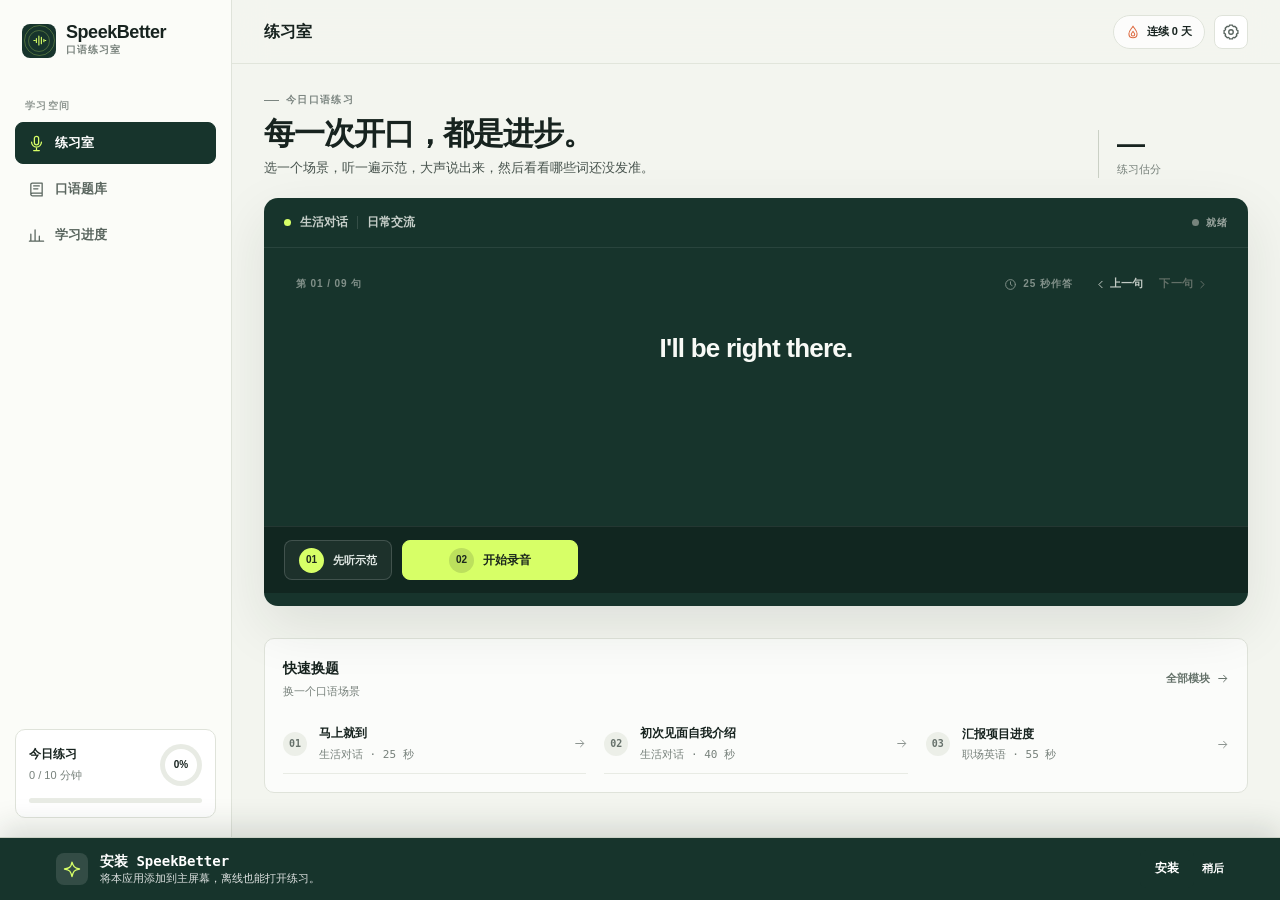
<file: index.html>
<!DOCTYPE html>
<html lang="zh-CN">
<head>
  <meta charset="UTF-8">
  <meta name="viewport" content="width=device-width, initial-scale=1.0, maximum-scale=1.0, user-scalable=no">
  <meta name="theme-color" content="#17342c">
  <meta name="description" content="SpeekBetter 口语练习室 — 生活对话、雅思、托福、四六级发音练习。听示范、录音、看逐词反馈，纯前端运行，结果仅保存在本地。">
  <meta name="apple-mobile-web-app-capable" content="yes">
  <meta name="apple-mobile-web-app-status-bar-style" content="default">
  <meta name="apple-mobile-web-app-title" content="SpeekBetter">
  <meta property="og:title" content="SpeekBetter — 口语练习室">
  <meta property="og:description" content="生活对话、雅思、托福、四六级发音练习。听示范、录音、看逐词反馈，纯前端运行。">
  <meta property="og:type" content="website">
  <meta property="og:url" content="https://speekbetter.local/">
  <meta property="og:site_name" content="SpeekBetter">
  <meta name="twitter:card" content="summary">
  <meta name="twitter:title" content="SpeekBetter — 口语练习室">
  <meta name="twitter:description" content="生活对话、雅思、托福、四六级发音练习。听示范、录音、看逐词反馈，纯前端运行。">
  <link rel="icon" type="image/svg+xml" href="data:image/svg+xml,%3Csvg xmlns='http://www.w3.org/2000/svg' viewBox='0 0 32 32'%3E%3Crect width='32' height='32' rx='8' fill='%2317342c'/%3E%3Cpath d='M10 8h2M14 5v6M18 10v4M22 14h-2M16 22c4 0 7-2.8 7-7 0-5.2-4.5-8.6-7-13-2.5 4.4-7 7.8-7 13 0 4.2 3 7 7 7Z' stroke='%23d7ff67' fill='none' stroke-width='1.5' stroke-linecap='round'/%3E%3C/svg%3E">
  <link rel="apple-touch-icon" href="data:image/svg+xml,%3Csvg xmlns='http://www.w3.org/2000/svg' viewBox='0 0 32 32'%3E%3Crect width='32' height='32' rx='8' fill='%2317342c'/%3E%3Cpath d='M10 8h2M14 5v6M18 10v4M22 14h-2M16 22c4 0 7-2.8 7-7 0-5.2-4.5-8.6-7-13-2.5 4.4-7 7.8-7 13 0 4.2 3 7 7 7Z' stroke='%23d7ff67' fill='none' stroke-width='1.5' stroke-linecap='round'/%3E%3C/svg%3E">
  <link rel="manifest" href="manifest.json">
  <link rel="stylesheet" href="styles.css">
  <link rel="stylesheet" href="print.css" media="print">
  <title>SpeekBetter — 口语练习室</title>
  <script type="application/ld+json">
  {
    "@context": "https://schema.org",
    "@type": "EducationalOrganization",
    "name": "SpeekBetter",
    "url": "https://speekbetter.local/",
    "description": "英语口语发音练习室，支持生活对话、雅思、托福、四六级场景。",
    "address": { "@type": "PostalAddress", "addressLocality": "本地运行" }
  }
  </script>
</head>
<body class="app-loading">
  <a class="skip-link" href="#main-content">跳到主要内容</a>
  <noscript>
    <div class="noscript-banner">
      <p>SpeekBetter 需要启用 JavaScript 才能运行。请在浏览器设置中允许 JavaScript 后刷新页面。</p>
    </div>
  </noscript>
  <svg class="svg-sprite" aria-hidden="true">
    <symbol id="i-wave" viewBox="0 0 24 24"><path d="M3 12h2M7 9v6M11 5v14M15 7v10M19 10v4M22 12h-1"/></symbol>
    <symbol id="i-mic" viewBox="0 0 24 24"><rect x="9" y="2" width="6" height="12" rx="3"/><path d="M5 10a7 7 0 0 0 14 0M12 19v3M8 22h8"/></symbol>
    <symbol id="i-library" viewBox="0 0 24 24"><path d="M4 19.5V5a2 2 0 0 1 2-2h14v18H6.5A2.5 2.5 0 0 1 4 18.5Zm0 0A2.5 2.5 0 0 1 6.5 17H20M8 7h8M8 11h6"/></symbol>
    <symbol id="i-chart" viewBox="0 0 24 24"><path d="M4 20V10M10 20V4M16 20v-7M22 20H2"/></symbol>
    <symbol id="i-headphones" viewBox="0 0 24 24"><path d="M4 14a8 8 0 0 1 16 0M4 14h3v6H5a1 1 0 0 1-1-1v-5Zm16 0h-3v6h2a1 1 0 0 0 1-1v-5Z"/></symbol>
    <symbol id="i-play" viewBox="0 0 24 24"><path d="m8 5 11 7-11 7Z"/></symbol>
    <symbol id="i-pause" viewBox="0 0 24 24"><path d="M8 5v14M16 5v14"/></symbol>
    <symbol id="i-stop" viewBox="0 0 24 24"><rect x="6" y="6" width="12" height="12" rx="1"/></symbol>
    <symbol id="i-arrow" viewBox="0 0 24 24"><path d="M5 12h14M14 6l6 6-6 6"/></symbol>
    <symbol id="i-chevron" viewBox="0 0 24 24"><path d="m9 18 6-6-6-6"/></symbol>
    <symbol id="i-search" viewBox="0 0 24 24"><circle cx="11" cy="11" r="7"/><path d="m20 20-4-4"/></symbol>
    <symbol id="i-clock" viewBox="0 0 24 24"><circle cx="12" cy="12" r="9"/><path d="M12 7v5l3 2"/></symbol>
    <symbol id="i-flame" viewBox="0 0 24 24"><path d="M12 22c4 0 7-2.8 7-7 0-5.2-4.5-8.6-7-13-2.5 4.4-7 7.8-7 13 0 4.2 3 7 7 7Z"/><path d="M9 16c0 2 1.3 3 3 3s3-1 3-3c0-1.6-1.5-3.2-3-5-1.5 1.8-3 3.4-3 5Z"/></symbol>
    <symbol id="i-spark" viewBox="0 0 24 24"><path d="m12 3-1.3 4.2A6.7 6.7 0 0 1 6.2 11L2 12l4.2 1.3a6.7 6.7 0 0 1 4.5 4.5L12 22l1.3-4.2a6.7 6.7 0 0 1 4.5-4.5L22 12l-4.2-1.3a6.7 6.7 0 0 1-4.5-4.5Z"/></symbol>
    <symbol id="i-check" viewBox="0 0 24 24"><path d="m5 12 4 4L19 6"/></symbol>
    <symbol id="i-x" viewBox="0 0 24 24"><path d="m6 6 12 12M18 6 6 18"/></symbol>
    <symbol id="i-refresh" viewBox="0 0 24 24"><path d="M20 7h-5V2M20 7a9 9 0 1 0 1 9"/></symbol>
    <symbol id="i-volume" viewBox="0 0 24 24"><path d="M11 5 6 9H2v6h4l5 4Zm4 4a4 4 0 0 1 0 6M18 6a8 8 0 0 1 0 12"/></symbol>
    <symbol id="i-settings" viewBox="0 0 24 24"><circle cx="12" cy="12" r="3"/><path d="M19.4 15a1.7 1.7 0 0 0 .3 1.9l.1.1-2.8 2.8-.1-.1a1.7 1.7 0 0 0-1.9-.3 1.7 1.7 0 0 0-1 1.6v.2h-4V21a1.7 1.7 0 0 0-1-1.6 1.7 1.7 0 0 0-1.9.3l-.1.1L4.2 17l.1-.1a1.7 1.7 0 0 0 .3-1.9A1.7 1.7 0 0 0 3 14H2.8v-4H3a1.7 1.7 0 0 0 1.6-1 1.7 1.7 0 0 0-.3-1.9L4.2 7 7 4.2l.1.1a1.7 1.7 0 0 0 1.9.3 1.7 1.7 0 0 0 1-1.6v-.2h4V3a1.7 1.7 0 0 0 1 1.6 1.7 1.7 0 0 0 1.9-.3l.1-.1L19.8 7l-.1.1a1.7 1.7 0 0 0-.3 1.9 1.7 1.7 0 0 0 1.6 1h.2v4H21a1.7 1.7 0 0 0-1.6 1Z"/></symbol>
    <symbol id="i-user" viewBox="0 0 24 24"><circle cx="12" cy="8" r="4"/><path d="M4 21a8 8 0 0 1 16 0"/></symbol>
    <symbol id="i-calendar" viewBox="0 0 24 24"><rect x="3" y="4" width="18" height="17" rx="2"/><path d="M16 2v4M8 2v4M3 10h18"/></symbol>
    <symbol id="i-target" viewBox="0 0 24 24"><circle cx="12" cy="12" r="9"/><circle cx="12" cy="12" r="5"/><circle cx="12" cy="12" r="1"/></symbol>
    <symbol id="i-message" viewBox="0 0 24 24"><path d="M21 15a4 4 0 0 1-4 4H8l-5 3V7a4 4 0 0 1 4-4h10a4 4 0 0 1 4 4Z"/><path d="M8 9h8M8 13h5"/></symbol>
    <symbol id="i-bulb" viewBox="0 0 24 24"><path d="M9 18h6M10 22h4M8.5 14.5A6 6 0 1 1 15.5 14.5c-.8.6-1.5 1.5-1.5 2.5h-4c0-1-.7-1.9-1.5-2.5Z"/></symbol>
    <symbol id="i-shield" viewBox="0 0 24 24"><path d="M12 22s8-4 8-10V5l-8-3-8 3v7c0 6 8 10 8 10Z"/><path d="m9 12 2 2 4-4"/></symbol>
    <symbol id="i-alert" viewBox="0 0 24 24"><path d="M12 3 2 20h20L12 3Z"/><path d="M12 10v4M12 17h.01"/></symbol>
    <symbol id="i-cloud" viewBox="0 0 24 24"><path d="M19.35 10.04C18.67 6.59 15.64 4 12 4 9.11 4 6.6 5.64 5.35 8.04 2.34 8.36 0 10.91 0 14c0 3.31 3.69 6 7 6s7-2.69 7-6c0-2.14-1.36-3.96-3.33-4.82C18.36 10.21 19.79 8.8 19.35 10.04"/></symbol>
  </svg>

  <div class="app-shell">
    <aside class="sidebar" aria-label="Primary navigation">
      <button class="brand" data-view="studio" aria-label="SpeekBetter studio">
        <span class="brand-mark"><svg class="icon"><use href="#i-wave"></use></svg></span>
        <span class="brand-copy"><strong>SpeekBetter</strong><small>口语练习室</small></span>
      </button>

      <div class="nav-label">学习空间</div>
      <nav class="nav-list">
        <button class="nav-button is-active" data-view="studio"><svg class="icon"><use href="#i-mic"></use></svg><span>练习室</span></button>
        <button class="nav-button" data-view="library"><svg class="icon"><use href="#i-library"></use></svg><span>口语题库</span></button>
        <button class="nav-button" data-view="progress"><svg class="icon"><use href="#i-chart"></use></svg><span>学习进度</span></button>
      </nav>

      <div class="sidebar-spacer"></div>

      <section class="daily-goal" aria-label="今日练习目标">
        <div class="goal-top">
          <div><strong>今日练习</strong><span id="goalText">0 / 10 分钟</span></div>
          <div class="goal-ring" id="goalRing" style="--value:0"><span id="goalPercent">0%</span></div>
        </div>
        <div class="goal-track"><span id="goalBar"></span></div>
      </section>

      <button class="profile" id="profileButton">
        <span class="avatar">AL</span>
        <span><strong>Alex Lee</strong><small id="profileMeta">新的练习计划</small></span>
        <svg class="icon"><use href="#i-chevron"></use></svg>
      </button>
    </aside>

    <main class="main" id="main-content">
      <header class="topbar">
        <div class="mobile-brand">
          <span class="brand-mark"><svg class="icon"><use href="#i-wave"></use></svg></span>
          <strong>SpeekBetter</strong>
        </div>
        <div class="topbar-title">
          <strong id="pageTitle">练习室</strong>
        </div>
        <div class="topbar-actions">
          <div class="streak"><svg class="icon"><use href="#i-flame"></use></svg><span id="streakLabel">连续 0 天</span></div>
          <button class="icon-button" id="settingsButton" aria-label="打开麦克风与隐私设置" title="设置">
            <svg class="icon"><use href="#i-settings"></use></svg>
          </button>
        </div>
      </header>

      <div class="content">
        <section class="view is-active" id="view-studio" aria-labelledby="studioTitle">
          <div class="page-heading">
            <div>
              <div class="eyebrow">今日口语练习</div>
              <h1 id="studioTitle">每一次开口，都是进步。</h1>
              <p>选一个场景，听一遍示范，大声说出来，然后看看哪些词还没发准。</p>
            </div>
            <div class="heading-stat"><strong id="averageScore">—</strong><span>练习估分</span></div>
          </div>

          <div class="studio-layout">
            <section class="studio" id="studio" aria-label="当前口语练习">
              <div class="studio-head">
                <div class="studio-track"><span class="track-dot" id="trackDot"></span><span id="trackLabel">生活对话</span><span class="studio-separator"></span><span id="partLabel">日常交流</span></div>
                <div class="studio-state"><span class="state-dot"></span><span id="stateLabel">就绪</span></div>
              </div>

              <div class="studio-body">
                <div class="prompt-meta">
                  <span id="promptIndex">第 01 题</span>
                  <div class="prompt-meta-side">
                    <span class="prompt-duration"><svg class="icon"><use href="#i-clock"></use></svg><span id="durationLabel">60 秒作答</span></span>
                    <span class="compare-mode" id="compareModeBadge" hidden>
                      <svg class="icon"><use href="#i-target"></use></svg><span id="compareModeText">对比模式</span>
                    </span>
                    <div class="prompt-nav">
                      <button class="prompt-nav-btn is-prev" id="prevPrompt" type="button" title="上一句" aria-label="上一句"><svg class="icon"><use href="#i-chevron"></use></svg><span>上一句</span></button>
                      <button class="prompt-nav-btn" id="nextPrompt" type="button" title="下一句" aria-label="下一句"><span>下一句</span><svg class="icon"><use href="#i-chevron"></use></svg></button>
                    </div>
                  </div>
                </div>
                <div class="prompt-wrap">
                  <h2 id="promptText">Hi, could I get a large oat latte with an extra shot, please?</h2>
                </div>
                <div class="inline-result" id="inlineResult" hidden>
                  <div class="inline-result-head">
                    <span class="inline-result-title">这一句你的发音</span>
                    <span class="inline-result-meta" id="inlineResultMeta"></span>
                  </div>
                  <p class="inline-result-score" id="inlineResultScore" hidden>
                    <strong id="inlineResultScoreValue">—</strong><span>评价总分</span>
                  </p>
                  <p class="inline-verdict" id="inlineVerdict" hidden>
                    <span class="inline-verdict-dot"></span><span id="inlineVerdictText"></span>
                  </p>
                  <p class="inline-result-heard" id="inlineResultHeard"></p>
                  <div class="inline-words" id="inlineWords"></div>
                  <div class="inline-legend" id="inlineLegend" hidden>
                    <span><i class="dot is-good"></i>接近示范</span>
                    <span><i class="dot is-weak"></i>略弱</span>
                    <span><i class="dot is-error"></i>需要改进</span>
                    <span class="inline-legend-tip">点单词可只听这个词</span>
                  </div>
                </div>
                <div class="live-transcript" id="liveTranscript" aria-live="polite"></div>
              </div>

              <ol class="step-strip" id="stepStrip" aria-label="本轮步骤">
                <li class="step-item is-current" data-step="listen">
                  <button class="step-action" id="stepListen" type="button" title="播放这一句">
                    <span class="step-index">01</span><span class="step-label">先听示范</span>
                  </button>
                </li>
                <li class="step-item" data-step="record">
                  <button class="step-action step-action--record" id="recordButton" type="button">
                    <span class="step-index">02</span><svg class="icon record-stop-icon" id="recordStopIcon" hidden><use href="#i-stop"></use></svg><span id="recordLabel">开始录音</span>
                  </button>
                </li>
              </ol>

              <div class="studio-controls" id="studioControls" hidden>
                <div class="control-secondary">
                  <button class="icon-control" id="prepButton" title="开始准备倒计时"><svg class="icon"><use href="#i-clock"></use></svg><span id="prepLabel">准备</span></button>
                </div>
              </div>

              <div class="playback-bar" id="playbackBar">
                <button class="playback-toggle" id="playbackToggle" aria-label="播放你的录音"><svg class="icon"><use href="#i-play"></use></svg></button>
                <span class="playback-label">你的录音</span>
                <audio id="playbackAudio" preload="metadata"></audio>
                <div class="playback-progress"><span id="playbackProgress"></span></div>
                <span class="playback-time" id="playbackTime">0:00</span>
              </div>

              <!-- 示范音频不可用时的提示 -->
              <div class="demo-missing-banner" id="demoMissingBanner" hidden role="alert">
                <svg class="icon"><use href="#i-alert"></use></svg>
                <div>
                  <strong>本句没有示范音频</strong>
                  <p>示范音频文件 <code>assets/audio/<span id="missingAudioId"></span>.wav</span> 不存在，已切换为 <strong>自评模式</strong>（仅分析你的录音，不与示范对比）。</p>
                </div>
                <button class="text-button" id="demoMissingDismiss">知道了</button>
              </div>

              <!-- file:// 协议提示 -->
              <div class="file-protocol-banner" id="fileProtocolBanner" hidden role="alert">
                <svg class="icon"><use href="#i-alert"></use></svg>
                <div>
                  <strong>检测到直接打开本地文件</strong>
                  <p>浏览器会拦截本地音频读取，发音对比功能不可用。请运行 <code>start-server.bat</code> 通过 <code>http://127.0.0.1:</code> 地址访问，即可启用与示范发音的逐词对比。</p>
                </div>
                <button class="text-button" id="fileProtocolDismiss">知道了</button>
              </div>
            </section>
          </div>

          <div class="studio-lower">
            <section class="lower-panel quick-library">
              <div class="section-head"><div><h2>快速换题</h2><p>换一个口语场景</p></div><button class="text-button" data-view="library">全部模块 <svg class="icon"><use href="#i-arrow"></use></svg></button></div>
              <div class="quick-list" id="quickList"></div>
            </section>
          </div>
        </section>

        <section class="view" id="view-library" aria-labelledby="libraryTitle">
          <div class="page-heading library-heading">
            <div>
              <div class="eyebrow">口语练习题库</div>
              <h1 id="libraryTitle">为下一场对话做好准备。</h1>
              <p>生活对话，以及贴近考试形式的雅思与托福口语练习。</p>
            </div>
            <div class="heading-stat"><strong id="libraryCount">6</strong><span>个模块</span></div>
          </div>

          <div class="library-toolbar">
            <div class="filter-row" id="filterRow">
              <button class="filter is-active" data-filter="all">全部</button>
              <button class="filter" data-filter="life">生活对话</button>
              <button class="filter" data-filter="work">职场英语</button>
              <button class="filter" data-filter="travel">旅行英语</button>
              <button class="filter" data-filter="cet">四六级</button>
              <button class="filter" data-filter="ielts">雅思</button>
              <button class="filter" data-filter="toefl">托福</button>
            </div>
            <label class="search-box"><svg class="icon"><use href="#i-search"></use></svg><input id="searchInput" type="search" placeholder="搜索场景或题目" aria-label="搜索题目"></label>
          </div>

          <div class="level-row" id="levelRow" aria-label="按难度筛选">
            <span class="level-caption">难度</span>
            <button class="chip is-active" data-level="all" type="button">全部</button>
            <button class="chip" data-level="1" type="button">入门</button>
            <button class="chip" data-level="2" type="button">进阶</button>
            <button class="chip" data-level="3" type="button">挑战</button>
          </div>

          <div class="library-meta" id="libraryMeta">共 6 个模块</div>
          <div class="module-grid" id="moduleGrid"></div>
        </section>

        <section class="view" id="view-module" aria-labelledby="moduleTitle">
          <div class="page-heading">
            <div>
              <div class="eyebrow">口语模块</div>
              <h1 id="moduleTitle">模块</h1>
              <p id="moduleContext"></p>
            </div>
            <button class="text-button is-back" data-view="library"><svg class="icon"><use href="#i-arrow"></use></svg> 返回题库</button>
          </div>

          <div class="module-toolbar">
            <div class="module-toolbar-info">
              <strong id="moduleCount">0 句</strong>
              <span id="moduleHint"></span>
            </div>
            <div class="module-toolbar-actions">
              <button class="primary-small" id="modulePractice">从第一句开始练</button>
              <button class="ghost-button" id="modulePlayAll">顺序播放</button>
            </div>
          </div>

          <ol class="module-list" id="moduleList"></ol>
        </section>

        <section class="view" id="view-progress" aria-labelledby="progressTitle">
          <div class="page-heading">
            <div>
              <div class="eyebrow">我的口语旅程</div>
              <h1 id="progressTitle">听得见的进步。</h1>
              <p>练习次数、开口时长、语速，以及基于转写的练习估分。</p>
            </div>
            <button class="primary-small" data-view="studio">再练一轮 <svg class="icon"><use href="#i-arrow"></use></svg></button>
          </div>

          <div class="learner-bar">
            <label class="learner-field">
              <span>我是</span>
              <input id="learnerName" type="text" maxlength="20" placeholder="学习者名字" autocomplete="off" />
            </label>
            <label class="learner-field">
              <span>查看</span>
              <select id="learnerSelect"></select>
            </label>
            <div class="learner-actions">
              <button class="ghost-button" id="exportRecords" type="button">导出记录</button>
              <button class="ghost-button" id="importRecords" type="button">导入记录</button>
              <input id="importFile" type="file" accept="application/json,.json" hidden />
            </div>
          </div>

          <div class="stats-grid">
            <article class="stat-card"><span>完成练习</span><strong id="totalRounds">0</strong><small>涵盖三个练习模块</small><svg class="icon"><use href="#i-mic"></use></svg></article>
            <article class="stat-card"><span>开口时长</span><strong id="totalMinutes">0m</strong><small>累计大声练习时间</small><svg class="icon"><use href="#i-clock"></use></svg></article>
            <article class="stat-card"><span>平均估分</span><strong id="overallAverage">—</strong><small>依据转写与语速</small><svg class="icon"><use href="#i-target"></use></svg></article>
            <article class="stat-card"><span>连续练习</span><strong id="progressStreak">0d</strong><small>连续练习天数</small><svg class="icon"><use href="#i-flame"></use></svg></article>
          </div>

          <div class="progress-layout">
            <section class="progress-panel">
              <div class="section-head"><div><h2>本周练习</h2><p>最近七天的练习分钟数</p></div><span class="plain-label" id="weekTotal">0 min</span></div>
              <div class="weekly-chart" id="weeklyChart"></div>
            </section>
            <section class="progress-panel">
              <div class="section-head"><div><h2>练习分布</h2><p>各模块练习占比</p></div></div>
              <div class="track-balance" id="trackBalance"></div>
            </section>
          </div>

          <section class="progress-panel history-panel">
            <div class="section-head"><div><h2>练习记录</h2><p>点击右侧按钮可重新练习该题</p></div><button class="text-button dangerless" id="clearHistory">清空记录</button></div>
            <div class="history-list" id="historyList"></div>
          </section>

          <section class="progress-panel class-panel">
            <div class="section-head"><div><h2>班级汇总</h2><p>每个学习者的练习轮次、时长和平均分</p></div></div>
            <div class="class-list" id="classSummary"></div>
          </section>
        </section>
      </div>
    </main>
  </div>

  <nav class="mobile-nav" aria-label="Mobile navigation">
    <button class="is-active" data-view="studio"><svg class="icon"><use href="#i-mic"></use></svg><span>练习</span></button>
    <button data-view="library"><svg class="icon"><use href="#i-library"></use></svg><span>题库</span></button>
    <button data-view="progress"><svg class="icon"><use href="#i-chart"></use></svg><span>进度</span></button>
  </nav>

  <div class="modal-backdrop" id="settingsModal" role="dialog" aria-modal="true" aria-labelledby="settingsTitle">
    <div class="modal settings-modal">
      <div class="modal-head"><div><div class="eyebrow">浏览器设置</div><h2 id="settingsTitle">麦克风与隐私</h2><p>了解这个练习室的工作方式</p></div><button class="icon-button" id="closeSettings" aria-label="关闭设置"><svg class="icon"><use href="#i-x"></use></svg></button></div>
      <div class="settings-body">
        <div class="setting-block"><div class="setting-icon"><svg class="icon"><use href="#i-mic"></use></svg></div><div><strong>麦克风权限</strong><p>录音需要麦克风权限。如果被拒绝，请在浏览器的站点权限里允许后重新加载页面。</p></div></div>
        <div class="setting-block"><div class="setting-icon"><svg class="icon"><use href="#i-shield"></use></svg></div><div><strong>仅本地保存</strong><p>练习结果保存在 localStorage。录音只临时存在于内存中，不会写入历史记录，也不会上传。</p></div></div>
        <div class="setting-block"><div class="setting-icon"><svg class="icon"><use href="#i-target"></use></svg></div><div><strong>关于两个分数</strong><p>「练习估分」依据转写覆盖率、语速和填充词计算；「语音相似度」来自你的录音与示范音频的声学对齐。两者都不是专业音素级发音评测。</p></div></div>
        <div class="setting-block"><div class="setting-icon"><svg class="icon"><use href="#i-alert"></use></svg></div><div><strong>需要本地服务器</strong><p>逐词发音对比需要读取示范音频的采样数据。请在项目目录运行 <code>start-server.bat</code>，它会自己找一个空闲端口并打开浏览器（端口会被占用时会自动往后找，比如 8000 常常被 C-Lodop 打印服务占着）；直接双击 index.html 时浏览器会拦截本地音频读取，页面会自动降级为自评模式。</p></div></div>
      </div>
      <div class="modal-actions"><button class="primary-small" id="settingsDone">知道了</button></div>
    </div>
  </div>

  <div class="toast" id="toast" role="status" aria-live="polite"><svg class="icon"><use href="#i-spark"></use></svg><span id="toastText"></span></div>

  <!-- PWA 安装提示横幅 -->
  <div class="pwa-install-banner" id="pwaInstallBanner" role="dialog" aria-label="安装 SpeekBetter 应用">
    <div class="pwa-install-banner-body">
      <div class="pwa-install-banner-icon"><svg class="icon"><use href="#i-spark"></use></svg></div>
      <div class="pwa-install-banner-text">
        <strong>安装 SpeekBetter</strong>
        <p>将本应用添加到主屏幕，离线也能打开练习。</p>
      </div>
      <div class="pwa-install-banner-actions">
        <button class="primary-small" id="pwaInstallButton">安装</button>
        <button class="text-button" id="pwaInstallDismiss">稍后</button>
      </div>
    </div>
  </div>

  <!-- 离线状态指示器 -->
  <div class="offline-indicator" id="offlineIndicator" role="status" aria-live="polite" hidden>
    <svg class="icon"><use href="#i-cloud"></use></svg><span>当前处于离线状态，部分功能可能受限</span>
  </div>

  <script src="pronunciation.js"></script>
  <script src="data/modules.js"></script>
  <script src="app.js"></script>
  <script>
    // 页面就绪后移除加载类，让内容平滑显示
    document.addEventListener("DOMContentLoaded", () => {
      document.body.classList.remove("app-loading");

      // PWA 安装提示
      let deferredPrompt = null;
      const installBanner = document.getElementById("pwaInstallBanner");
      const installButton = document.getElementById("pwaInstallButton");
      const installDismiss = document.getElementById("pwaInstallDismiss");

      window.addEventListener("beforeinstallprompt", (e) => {
        e.preventDefault();
        deferredPrompt = e;
        if (installBanner) installBanner.hidden = false;
      });

      if (installButton) {
        installButton.addEventListener("click", () => {
          if (deferredPrompt) {
            deferredPrompt.prompt();
            deferredPrompt.userChoice.then((choice) => {
              if (choice.outcome === "accepted") {
                // 用户接受了安装
              }
              deferredPrompt = null;
              if (installBanner) installBanner.hidden = true;
            });
          }
        });
      }

      if (installDismiss) {
        installDismiss.addEventListener("click", () => {
          if (installBanner) installBanner.hidden = true;
          deferredPrompt = null;
        });
      }

      // 已安装后隐藏横幅
      window.matchMedia("(display-mode: standalone)").addEventListener("change", (e) => {
        if (e.matches && installBanner) installBanner.hidden = true;
      });

      // 离线/在线状态
      const offlineIndicator = document.getElementById("offlineIndicator");
      const updateOfflineUI = () => {
        if (offlineIndicator) {
          offlineIndicator.hidden = navigator.onLine;
        }
      };
      window.addEventListener("online", updateOfflineUI);
      window.addEventListener("offline", updateOfflineUI);
      updateOfflineUI();
    });

    // Service Worker 注册（离线缓存与 PWA 支持）
    if ("serviceWorker" in navigator) {
      navigator.serviceWorker.register("service-worker.js")
        .then(() => { /* SW 已注册 */ })
        .catch((err) => console.warn("ServiceWorker 注册失败:", err));
    }
  </script>
</body>
</html>
</file>
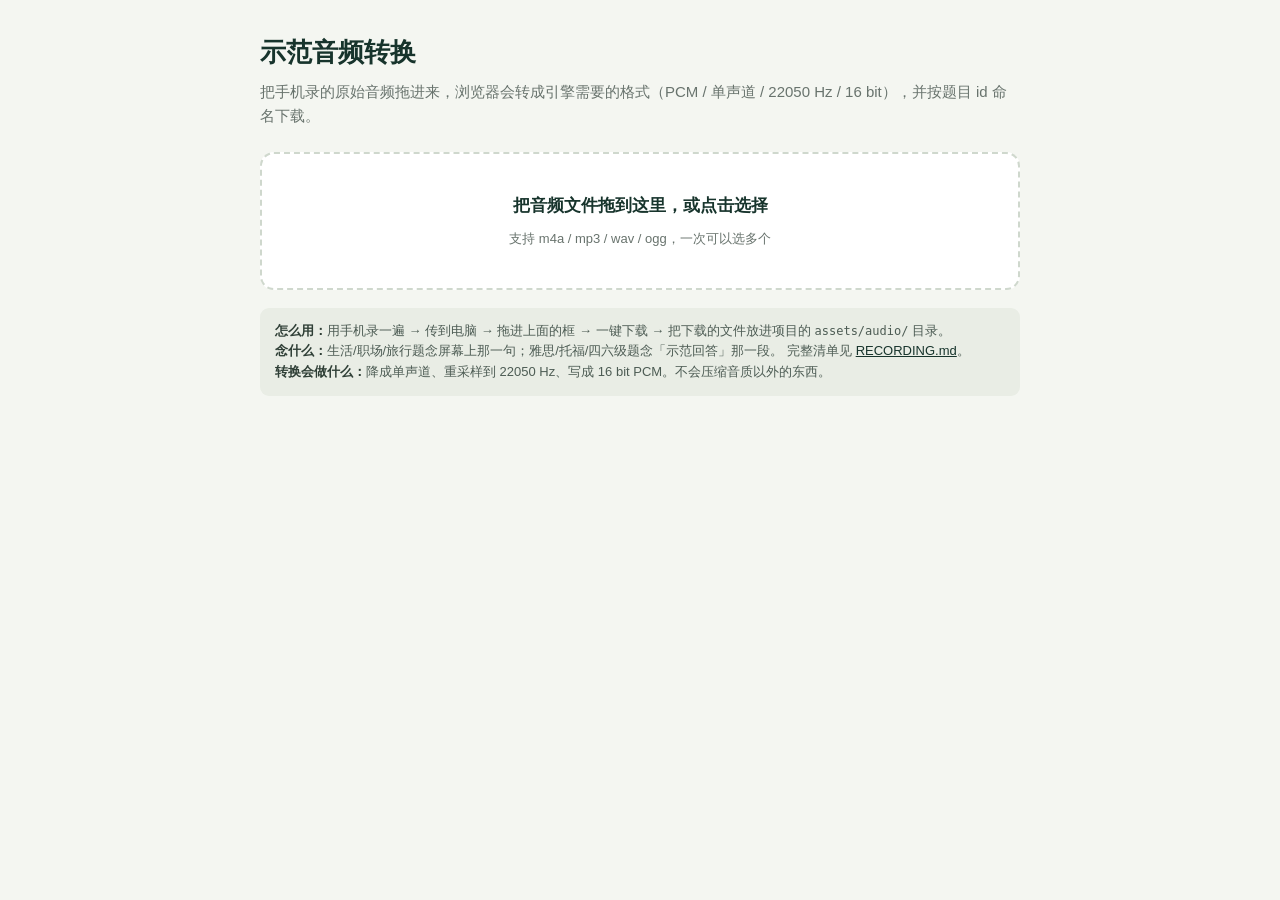
<file: tools/convert-audio.html>
<!DOCTYPE html>
<html lang="zh-CN">
<head>
<meta charset="UTF-8">
<meta name="viewport" content="width=device-width, initial-scale=1.0">
<title>SpeekBetter 示范音频转换</title>
<style>
  :root { --forest:#17342c; --lime:#d7ff67; --line:#e2e8e0; --muted:#68736d; }
  * { box-sizing: border-box; }
  body { margin:0; padding:32px 18px 60px; background:#f4f6f1; color:#17342c; font:15px/1.6 "Segoe UI","Microsoft YaHei",sans-serif; }
  .wrap { max-width:760px; margin:0 auto; }
  h1 { margin:0 0 6px; font-size:26px; }
  .lede { margin:0 0 24px; color:var(--muted); }
  .drop { display:grid; place-items:center; gap:10px; padding:38px 20px; border:2px dashed #cfd8cd; border-radius:14px; background:#fff; text-align:center; cursor:pointer; transition:.18s ease; }
  .drop:hover, .drop.is-over { border-color:var(--forest); background:#fbfdf8; }
  .drop strong { font-size:17px; }
  .drop span { color:var(--muted); font-size:13px; }
  .drop input { display:none; }
  .note { margin:18px 0 0; padding:13px 15px; border-radius:9px; background:#e9ede5; color:#4d5c54; font-size:13px; }
  .note b { color:#2f3f36; }
  table { width:100%; margin-top:22px; border-collapse:collapse; background:#fff; border-radius:10px; overflow:hidden; box-shadow:0 1px 0 var(--line); }
  th, td { padding:9px 12px; text-align:left; font-size:13px; border-bottom:1px solid #eef1ea; }
  th { background:#f7f9f4; color:var(--muted); font-weight:700; font-size:12px; }
  tr:last-child td { border-bottom:0; }
  .ok { color:#2e7d32; font-weight:700; }
  .warn { color:#c02a1c; font-weight:700; }
  select { height:30px; padding:0 8px; border:1px solid var(--line); border-radius:5px; background:#fff; font-size:13px; }
  .code { font-family:Consolas,monospace; font-size:12px; }
  a { color:var(--forest); }
</style>
</head>
<body>
<div class="wrap">
  <h1>示范音频转换</h1>
  <p class="lede">把手机录的原始音频拖进来，浏览器会转成引擎需要的格式（PCM / 单声道 / 22050 Hz / 16 bit），并按题目 id 命名下载。</p>

  <label class="drop" id="drop">
    <strong>把音频文件拖到这里，或点击选择</strong>
    <span>支持 m4a / mp3 / wav / ogg，一次可以选多个</span>
    <input type="file" id="picker" accept="audio/*,.m4a,.mp3,.wav,.ogg" multiple />
  </label>

  <p class="note">
    <b>怎么用：</b>用手机录一遍 → 传到电脑 → 拖进上面的框 → 一键下载 → 把下载的文件放进项目的
    <span class="code">assets/audio/</span> 目录。<br>
    <b>念什么：</b>生活/职场/旅行题念屏幕上那一句；雅思/托福/四六级题念「示范回答」那一段。
    完整清单见 <a href="../RECORDING.md">RECORDING.md</a>。<br>
    <b>转换会做什么：</b>降成单声道、重采样到 22050 Hz、写成 16 bit PCM。不会压缩音质以外的东西。
  </p>

  <table id="table" hidden>
    <thead><tr><th>源文件</th><th>时长</th><th>对应题目</th><th>状态</th></tr></thead>
    <tbody id="rows"></tbody>
  </table>
</div>

<script src="../data/modules.js"></script>
<script>
const TARGET_SR = 22050;
// 模块是唯一数据源：所有句子的 id 摊平出来，就是"可以配示范音频的题目清单"
const SENTENCES = (window.SPEEKBETTER_MODULES || []).flatMap((m) => (m.sentences || []));
const promptIds = SENTENCES.map((s) => s.id);
const tbody = document.getElementById("rows");
const table = document.getElementById("table");

function toWav(samples, sampleRate) {
  const bytes = samples.length * 2;
  const buf = new ArrayBuffer(44 + bytes);
  const view = new DataView(buf);
  const str = (o, s) => { for (let i = 0; i < s.length; i++) view.setUint8(o + i, s.charCodeAt(i)); };
  str(0, "RIFF"); view.setUint32(4, 36 + bytes, true); str(8, "WAVE");
  str(12, "fmt "); view.setUint32(16, 16, true); view.setUint16(20, 1, true);
  view.setUint16(22, 1, true); view.setUint32(24, sampleRate, true);
  view.setUint32(28, sampleRate * 2, true); view.setUint16(32, 2, true); view.setUint16(34, 16, true);
  str(36, "data"); view.setUint32(40, bytes, true);
  let o = 44;
  for (let i = 0; i < samples.length; i++, o += 2) {
    const s = Math.max(-1, Math.min(1, samples[i]));
    view.setInt16(o, s < 0 ? s * 0x8000 : s * 0x7fff, true);
  }
  return new Blob([buf], { type: "audio/wav" });
}

function guessId(name) {
  const base = name.replace(/\.[^.]+$/, "").trim().toLowerCase().replace(/[^a-z0-9-]/g, "-").replace(/-+/g, "-");
  const hit = promptIds.find((id) => id === base);
  if (hit) return hit;
  const loose = promptIds.find((id) => base.includes(id) || id.includes(base));
  return loose || "";
}

function resample(input, from, to) {
  if (from === to) return input;
  const ratio = from / to;
  const out = new Float32Array(Math.round(input.length / ratio));
  for (let i = 0; i < out.length; i++) {
    const pos = i * ratio;
    const i0 = Math.floor(pos);
    const i1 = Math.min(input.length - 1, i0 + 1);
    const frac = pos - i0;
    out[i] = input[i0] * (1 - frac) + input[i1] * frac;
  }
  return out;
}

async function handleFiles(files) {
  table.hidden = false;
  const Ctx = window.AudioContext || window.webkitAudioContext;
  const ctx = new Ctx();
  for (const file of files) {
    const row = document.createElement("tr");
    const guess = guessId(file.name);
    const options = ['<option value="">— 选择题目 —</option>']
      .concat(promptIds.map((id) => `<option value="${id}"${id === guess ? " selected" : ""}>${id}</option>`));
    row.innerHTML = `
      <td class="code">${file.name}</td>
      <td class="seconds">读取中…</td>
      <td><select>${options}</select></td>
      <td class="state">等待</td>`;
    tbody.appendChild(row);
    const secondsCell = row.querySelector(".seconds");
    const stateCell = row.querySelector(".state");

    try {
      const buf = await file.arrayBuffer();
      const decoded = await ctx.decodeAudioData(buf.slice(0));
      const ch = decoded.numberOfChannels;
      const len = decoded.length;
      const mono = new Float32Array(len);
      for (let c = 0; c < ch; c++) {
        const data = decoded.getChannelData(c);
        for (let i = 0; i < len; i++) mono[i] += data[i] / ch;
      }
      const rs = resample(mono, decoded.sampleRate, TARGET_SR);
      const wav = toWav(rs, TARGET_SR);
      secondsCell.textContent = decoded.duration.toFixed(1) + "s";
      stateCell.innerHTML = '<span class="ok">已转换</span>';
      const download = () => {
        const id = row.querySelector("select").value;
        if (!id) { stateCell.innerHTML = '<span class="warn">还没选题目</span>'; return; }
        const a = document.createElement("a");
        a.href = URL.createObjectURL(wav);
        a.download = `${id}.wav`;
        document.body.appendChild(a); a.click(); a.remove();
        setTimeout(() => URL.revokeObjectURL(a.href), 1000);
        stateCell.innerHTML = `<span class="ok">已下载 ${id}.wav</span>`;
      };
      const btn = document.createElement("button");
      btn.textContent = "下载";
      btn.style.cssText = "margin-left:8px;height:26px;padding:0 10px;border:1px solid #cfd8cd;border-radius:5px;background:#fff;cursor:pointer;font-size:12px;";
      btn.onclick = download;
      stateCell.appendChild(btn);
    } catch (err) {
      secondsCell.textContent = "—";
      stateCell.innerHTML = `<span class="warn">读不出来：${err && err.message ? err.message : err}</span>`;
    }
  }
  ctx.close().catch(() => {});
}

const drop = document.getElementById("drop");
const picker = document.getElementById("picker");
drop.addEventListener("click", () => picker.click());
picker.addEventListener("change", () => { if (picker.files.length) handleFiles([...picker.files]); });
["dragenter", "dragover"].forEach((e) => drop.addEventListener(e, (ev) => { ev.preventDefault(); drop.classList.add("is-over"); }));
["dragleave", "drop"].forEach((e) => drop.addEventListener(e, (ev) => { ev.preventDefault(); drop.classList.remove("is-over"); }));
drop.addEventListener("drop", (ev) => {
  const files = [...(ev.dataTransfer.files || [])].filter((f) => f.type.startsWith("audio") || /\.(m4a|mp3|wav|ogg|aac|flac)$/i.test(f.name));
  if (files.length) handleFiles(files);
});
</script>
</body>
</html>
</file>
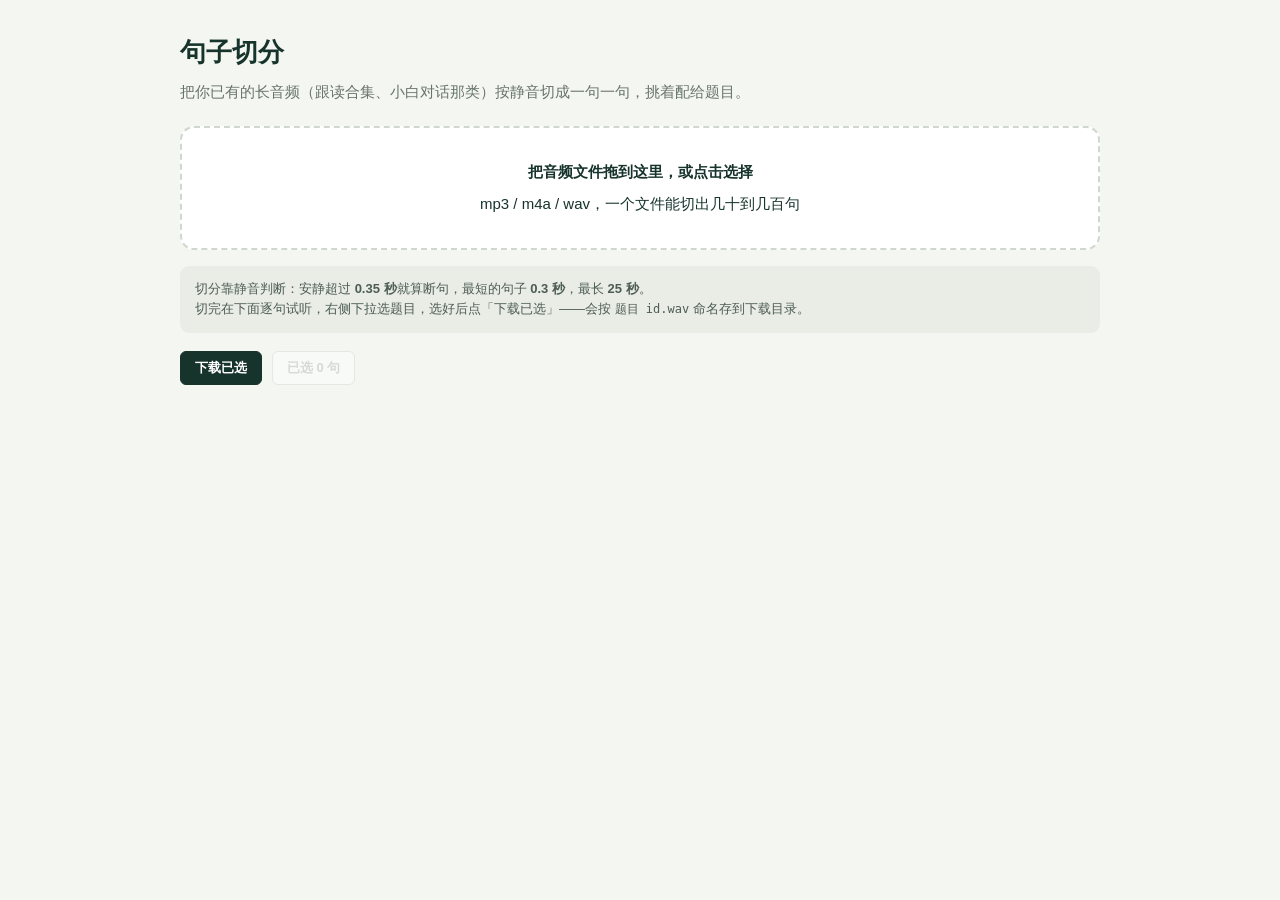
<file: tools/extract-sentences.html>
<!DOCTYPE html>
<html lang="zh-CN">
<head>
<meta charset="UTF-8">
<meta name="viewport" content="width=device-width, initial-scale=1.0">
<title>SpeekBetter 句子切分</title>
<style>
  :root { --forest:#17342c; --line:#e2e8e0; --muted:#68736d; }
  * { box-sizing: border-box; }
  body { margin:0; padding:32px 18px 60px; background:#f4f6f1; color:#17342c; font:15px/1.6 "Segoe UI","Microsoft YaHei",sans-serif; }
  .wrap { max-width:920px; margin:0 auto; }
  h1 { margin:0 0 6px; font-size:26px; }
  .lede { margin:0 0 22px; color:var(--muted); }
  .drop { display:grid; place-items:center; gap:8px; padding:32px 20px; border:2px dashed #cfd8cd; border-radius:14px; background:#fff; text-align:center; cursor:pointer; }
  .drop:hover,.drop.is-over { border-color:var(--forest); background:#fbfdf8; }
  .drop input { display:none; }
  .note { margin:16px 0 0; padding:13px 15px; border-radius:9px; background:#e9ede5; color:#4d5c54; font-size:13px; }
  .bar { display:flex; flex-wrap:wrap; align-items:center; gap:10px; margin:18px 0 10px; }
  .bar button { height:34px; padding:0 14px; border:1px solid #cfd8cd; border-radius:6px; background:#fff; font-size:13px; font-weight:700; cursor:pointer; }
  .bar button.primary { border-color:var(--forest); background:var(--forest); color:#fff; }
  .bar button:disabled { opacity:.45; cursor:default; }
  table { width:100%; border-collapse:collapse; background:#fff; border-radius:10px; overflow:hidden; box-shadow:0 1px 0 var(--line); }
  th,td { padding:8px 11px; text-align:left; font-size:13px; border-bottom:1px solid #eef1ea; vertical-align:middle; }
  th { background:#f7f9f4; color:var(--muted); font-weight:700; font-size:12px; }
  tr:last-child td { border-bottom:0; }
  .code { font-family:Consolas,monospace; font-size:12px; }
  select { height:30px; padding:0 8px; border:1px solid var(--line); border-radius:5px; background:#fff; font-size:13px; max-width:250px; }
  .muted { color:var(--muted); }
  .ok { color:#2e7d32; font-weight:700; }
  .warn { color:#c02a1c; font-weight:700; }
  .rowplay { height:26px; padding:0 9px; border:1px solid #cfd8cd; border-radius:5px; background:#fff; cursor:pointer; font-size:12px; }
</style>
</head>
<body>
<div class="wrap">
  <h1>句子切分</h1>
  <p class="lede">把你已有的长音频（跟读合集、小白对话那类）按静音切成一句一句，挑着配给题目。</p>

  <label class="drop" id="drop">
    <strong>把音频文件拖到这里，或点击选择</strong>
    <span>mp3 / m4a / wav，一个文件能切出几十到几百句</span>
    <input type="file" id="picker" accept="audio/*,.mp3,.m4a,.wav,.ogg" />
  </label>

  <p class="note">
    切分靠静音判断：安静超过 <b>0.35 秒</b>就算断句，最短的句子 <b>0.3 秒</b>，最长 <b>25 秒</b>。<br>
    切完在下面逐句试听，右侧下拉选题目，选好后点「下载已选」——会按 <span class="code">题目 id.wav</span> 命名存到下载目录。
  </p>

  <div class="bar" id="bar" hidden>
    <button class="primary" id="downloadAll">下载已选</button>
    <button id="downloadZipHint" disabled>已选 0 句</button>
    <span class="muted" id="summary"></span>
  </div>

  <table id="table" hidden>
    <thead><tr><th>#</th><th>时长</th><th>试听</th><th>对应题目</th><th>状态</th></tr></thead>
    <tbody id="rows"></tbody>
  </table>
</div>

<script src="../data/modules.js"></script>
<script>
// 模块是唯一数据源：摊平成"句子清单"，id = 示范音频文件名
const SENTENCES = (window.SPEEKBETTER_MODULES || []).flatMap((m) => (m.sentences || []));
const opts = () => ['<option value="">— 不导出 —</option>'].concat(
  SENTENCES.map((s) => `<option value="${s.id}">${s.id} · ${s.title || s.prompt}</option>`));

let segments = [];
let sampleRate = 22050;
let audioCtx = null;
let playHead = null;

function toWav(samples, sr) {
  const bytes = samples.length * 2;
  const buf = new ArrayBuffer(44 + bytes);
  const v = new DataView(buf);
  const str = (o, s) => { for (let i = 0; i < s.length; i++) v.setUint8(o + i, s.charCodeAt(i)); };
  str(0, "RIFF"); v.setUint32(4, 36 + bytes, true); str(8, "WAVE");
  str(12, "fmt "); v.setUint32(16, 16, true); v.setUint16(20, 1, true);
  v.setUint16(22, 1, true); v.setUint32(24, sr, true);
  v.setUint32(28, sr * 2, true); v.setUint16(32, 2, true); v.setUint16(34, 16, true);
  str(36, "data"); v.setUint32(40, bytes, true);
  let o = 44;
  for (let i = 0; i < samples.length; i++, o += 2) {
    const s = Math.max(-1, Math.min(1, samples[i]));
    v.setInt16(o, s < 0 ? s * 0x8000 : s * 0x7fff, true);
  }
  return new Blob([buf], { type: "audio/wav" });
}

function segment(samples, sr) {
  const frame = Math.max(1, Math.round(sr * 0.01));       // 10ms 一帧
  const n = Math.floor(samples.length / frame);
  const rms = new Float32Array(n);
  for (let i = 0; i < n; i++) {
    let sum = 0;
    for (let j = 0; j < frame; j++) { const s = samples[i * frame + j]; sum += s * s; }
    rms[i] = Math.sqrt(sum / frame);
  }
  const sorted = Array.from(rms).sort((a, b) => a - b);
  const floor = sorted[Math.floor(sorted.length * 0.1)] || 0;
  const peak = sorted[Math.floor(sorted.length * 0.95)] || 0;
  const threshold = Math.max(floor * 2.5, floor + (peak - floor) * 0.12, 1e-4);
  const voiced = Array.from(rms, (r) => r > threshold);

  const minGap = 35;          // 静音超过 0.35s 断句
  const out = [];
  let start = -1;
  let silence = 0;
  for (let i = 0; i < n; i++) {
    if (voiced[i]) {
      if (start < 0) start = i;
      silence = 0;
    } else if (start >= 0) {
      silence++;
      if (silence >= minGap) {
        out.push([start, i - silence]);
        start = -1;
        silence = 0;
      }
    }
  }
  if (start >= 0) out.push([start, n]);

  const pad = Math.round(sr * 0.04);
  return out
    .map(([a, b]) => {
      const from = Math.max(0, (a - pad) * frame);
      const to = Math.min(samples.length, (b + pad) * frame);
      return { from, to, seconds: (to - from) / sr };
    })
    .filter((s) => s.seconds >= 0.3 && s.seconds <= 25);
}

async function handleFile(file) {
  const bar = document.getElementById("bar");
  const table = document.getElementById("table");
  const rows = document.getElementById("rows");
  const summary = document.getElementById("summary");
  bar.hidden = false; table.hidden = false; rows.innerHTML = "";
  summary.textContent = "正在解码…";

  audioCtx = audioCtx || new (window.AudioContext || window.webkitAudioContext)();
  const buf = await file.arrayBuffer();
  const decoded = await audioCtx.decodeAudioData(buf.slice(0));
  const ch = decoded.numberOfChannels;
  const len = decoded.length;
  const mono = new Float32Array(len);
  for (let c = 0; c < ch; c++) {
    const d = decoded.getChannelData(c);
    for (let i = 0; i < len; i++) mono[i] += d[i] / ch;
  }
  sampleRate = 22050;
  const segs = segment(mono, decoded.sampleRate);
  segments = segs.map((s) => ({ ...s, data: mono.slice(Math.floor(s.from), Math.ceil(s.to)) }));

  summary.textContent = `共 ${segments.length} 句 · 源文件 ${decoded.duration.toFixed(0)} 秒`;

  segments.forEach((s, i) => {
    const tr = document.createElement("tr");
    tr.innerHTML = `
      <td class="code">${i + 1}</td>
      <td class="code">${s.seconds.toFixed(1)}s</td>
      <td><button class="rowplay">▶</button></td>
      <td><select>${opts()}</select></td>
      <td class="state muted">—</td>`;
    rows.appendChild(tr);
    tr.querySelector("button").onclick = () => playSeg(i);
    tr.querySelector("select").onchange = () => updateCount();
  });
  updateCount();
}

function playSeg(i) {
  if (!audioCtx) return;
  const s = segments[i];
  if (!s) return;
  if (playHead) { try { playHead.stop(); } catch {} playHead = null; }
  const src = audioCtx.createBufferSource();
  const b = audioCtx.createBuffer(1, s.data.length, sampleRate);
  b.copyToChannel(s.data, 0);
  src.buffer = b;
  src.connect(audioCtx.destination);
  src.start();
  playHead = src;
}

function updateCount() {
  const selects = [...document.querySelectorAll("#rows select")];
  const chosen = selects.filter((s) => s.value);
  const dup = {};
  chosen.forEach((s) => { dup[s.value] = (dup[s.value] || 0) + 1; });
  document.getElementById("downloadZipHint").textContent = `已选 ${chosen.length} 句`;
  document.getElementById("downloadZipHint").disabled = !chosen.length;
  selects.forEach((s) => {
    const cell = s.closest("tr").querySelector(".state");
    if (s.value && dup[s.value] > 1) cell.innerHTML = '<span class="warn">同一题配了多段</span>';
    else if (s.value) cell.innerHTML = '<span class="ok">已选</span>';
    else cell.textContent = "—";
  });
}

document.getElementById("downloadAll").onclick = () => {
  const selects = [...document.querySelectorAll("#rows select")];
  const seen = new Set();
  selects.forEach((s, i) => {
    if (!s.value) return;
    if (seen.has(s.value)) { s.closest("tr").querySelector(".state").innerHTML = '<span class="warn">重复，跳过</span>'; return; }
    seen.add(s.value);
    const seg = segments[i];
    const wav = toWav(seg.data, sampleRate);
    const a = document.createElement("a");
    a.href = URL.createObjectURL(wav);
    a.download = `${s.value}.wav`;
    document.body.appendChild(a); a.click(); a.remove();
    setTimeout(() => URL.revokeObjectURL(a.href), 1000);
    s.closest("tr").querySelector(".state").innerHTML = `<span class="ok">已下载 ${s.value}.wav</span>`;
  });
};

const drop = document.getElementById("drop");
const picker = document.getElementById("picker");
drop.addEventListener("click", () => picker.click());
picker.addEventListener("change", () => { if (picker.files[0]) handleFile(picker.files[0]); });
["dragenter", "dragover"].forEach((e) => drop.addEventListener(e, (ev) => { ev.preventDefault(); drop.classList.add("is-over"); }));
["dragleave", "drop"].forEach((e) => drop.addEventListener(e, (ev) => { ev.preventDefault(); drop.classList.remove("is-over"); }));
drop.addEventListener("drop", (ev) => {
  const f = (ev.dataTransfer.files || [])[0];
  if (f) handleFile(f);
});
</script>
</body>
</html>
</file>
<file: styles.css>
/* =====================================================================
   SpeekBetter — 样式表
   设计目标：层级清楚、字号可读、信息分组简单。
   排版使用统一的字号阶梯（见下方 --fs-* ），不再出现 6~9px 的微型文字。
   ===================================================================== */

:root {
  --bg: #f3f5ef;
  --paper: #fbfcf8;
  --white: #ffffff;
  --ink: #17231f;
  --ink-soft: #47534d;
  --muted: #77817b;
  --line: #dfe3da;
  --line-strong: #cad0c5;
  --forest: #17342c;
  --forest-2: #224438;
  --forest-3: #2d5145;
  --lime: #d7ff67;
  --lime-deep: #a9d72e;
  --coral: #ff8267;
  --blue: #8fc4ff;
  --mint: #86dec8;
  --danger: #be4b39;
  --shadow: 0 20px 55px rgba(26, 40, 33, 0.1);
  --sidebar: 232px;
  --radius: 10px;

  /* 字号阶梯 */
  --fs-2xs: 10px;
  --fs-xs: 11px;
  --fs-sm: 12px;
  --fs-base: 13px;
  --fs-md: 14px;
  --fs-lg: 16px;
  --fs-xl: 20px;
  --fs-2xl: 26px;
  --fs-3xl: 34px;

  --ease: cubic-bezier(.2, .8, .2, 1);
}

* { box-sizing: border-box; }
/* hidden 属性必须能压过组件自身的 display 规则 */
[hidden] { display: none !important; }
html { scroll-behavior: smooth; }
body {
  margin: 0;
  min-width: 320px;
  color: var(--ink);
  background: var(--bg);
  font-family: "Aptos", "Segoe UI Variable", "Segoe UI", "Microsoft YaHei", sans-serif;
  font-size: var(--fs-base);
  line-height: 1.6;
  -webkit-font-smoothing: antialiased;
}

button, input { font: inherit; }
button { color: inherit; }
button, [role="button"] { -webkit-tap-highlight-color: transparent; }
button:focus-visible, input:focus-visible { outline: 3px solid rgba(143, 196, 255, .62); outline-offset: 2px; }
button { cursor: pointer; }

.svg-sprite { position: absolute; width: 0; height: 0; overflow: hidden; }
.icon { width: 18px; height: 18px; flex: 0 0 auto; fill: none; stroke: currentColor; stroke-width: 1.8; stroke-linecap: round; stroke-linejoin: round; }

/* ---------------- 布局骨架 ---------------- */
.app-shell { display: grid; grid-template-columns: var(--sidebar) minmax(0, 1fr); min-height: 100vh; }

/* ---------------- 侧边栏 ---------------- */
.sidebar {
  position: fixed;
  inset: 0 auto 0 0;
  z-index: 30;
  width: var(--sidebar);
  display: flex;
  flex-direction: column;
  padding: 23px 15px 17px;
  background: rgba(251, 252, 248, .96);
  border-right: 1px solid var(--line);
  backdrop-filter: blur(16px);
}
.brand { display: flex; align-items: center; gap: 10px; padding: 0 7px 26px; border: 0; background: transparent; text-align: left; }
.brand-mark { position: relative; width: 34px; height: 34px; display: grid; place-items: center; overflow: hidden; border-radius: 8px; background: var(--forest); color: var(--lime); }
.brand-mark::before, .brand-mark::after { content: ""; position: absolute; border: 1px solid rgba(215,255,103,.27); border-radius: 50%; }
.brand-mark::before { width: 20px; height: 20px; }
.brand-mark::after { width: 29px; height: 29px; }
.brand-mark .icon { width: 15px; height: 15px; position: relative; z-index: 1; }
.brand-copy { display: grid; gap: 1px; }
.brand-copy strong { font-family: "Aptos Display", "Segoe UI Variable Display", "Segoe UI", sans-serif; font-size: 18px; font-weight: 760; letter-spacing: -.025em; line-height: 1; }
.brand-copy small { color: var(--muted); font-size: var(--fs-2xs); font-weight: 700; letter-spacing: .11em; text-transform: uppercase; }
.nav-label { padding: 0 10px; margin: 14px 0 8px; color: #909893; font-size: var(--fs-2xs); font-weight: 760; letter-spacing: .14em; text-transform: uppercase; }
.nav-list { display: grid; gap: 4px; }
.nav-button {
  width: 100%;
  min-height: 42px;
  display: flex;
  align-items: center;
  gap: 10px;
  padding: 0 12px;
  border: 1px solid transparent;
  border-radius: 8px;
  background: transparent;
  color: #5a665f;
  font-size: var(--fs-base);
  font-weight: 650;
  text-align: left;
  transition: .16s ease;
}
.nav-button:hover { background: #eef1ea; color: var(--ink); }
.nav-button.is-active { background: var(--forest); border-color: var(--forest); color: #fff; }
.nav-button.is-active .icon { color: var(--lime); }
.nav-button .icon { width: 17px; height: 17px; }
.sidebar-spacer { flex: 1; }

.daily-goal { margin: 16px 0 12px; padding: 14px 13px; border: 1px solid var(--line); border-radius: var(--radius); background: #fff; }
.goal-top { display: flex; align-items: center; justify-content: space-between; gap: 10px; }
.goal-top > div:first-child { display: grid; gap: 3px; }
.goal-top strong { font-size: var(--fs-sm); }
.goal-top span { color: var(--muted); font-size: var(--fs-xs); }
.goal-ring { --value: 0; width: 42px; height: 42px; display: grid; place-items: center; border-radius: 50%; background: conic-gradient(var(--lime-deep) calc(var(--value) * 1%), #e8ebe4 0); position: relative; }
.goal-ring::before { content: ""; position: absolute; inset: 5px; border-radius: 50%; background: #fff; }
.goal-ring span { position: relative; z-index: 1; color: var(--ink); font-size: var(--fs-2xs); font-weight: 800; }
.goal-track { height: 5px; margin-top: 12px; overflow: hidden; border-radius: 5px; background: #e9ece5; }
.goal-track span { display: block; width: 0; height: 100%; border-radius: inherit; background: var(--lime-deep); transition: width .4s var(--ease); }

.profile { width: 100%; display: flex; align-items: center; gap: 9px; padding: 8px; border: 0; border-radius: 8px; background: transparent; text-align: left; }
.profile:hover { background: #eef1ea; }
.profile .avatar { width: 33px; height: 33px; display: grid; place-items: center; flex: 0 0 auto; border: 1px solid #cbd4c9; border-radius: 50%; background: #e2ead9; color: #34443b; font-size: var(--fs-xs); font-weight: 800; }
.profile > span:nth-child(2) { display: grid; gap: 2px; min-width: 0; }
.profile strong { overflow: hidden; font-size: var(--fs-sm); text-overflow: ellipsis; white-space: nowrap; }
.profile small { overflow: hidden; color: var(--muted); font-size: var(--fs-2xs); text-overflow: ellipsis; white-space: nowrap; }
.profile > .icon { width: 13px; height: 13px; margin-left: auto; color: #939a96; }

/* ---------------- 顶栏 ---------------- */
.main { grid-column: 2; min-width: 0; }
.topbar { position: sticky; top: 0; z-index: 20; height: 64px; display: flex; align-items: center; justify-content: space-between; gap: 20px; padding: 0 32px; border-bottom: 1px solid rgba(223,227,218,.92); background: rgba(243,245,239,.92); backdrop-filter: blur(16px); }
.topbar-title { display: grid; gap: 2px; }
.topbar-title strong { font-family: "Aptos Display", "Segoe UI Variable Display", "Segoe UI", sans-serif; font-size: var(--fs-lg); letter-spacing: -.015em; }
.mobile-brand { display: none; }
.topbar-actions { display: flex; align-items: center; gap: 9px; }
.streak { height: 34px; display: flex; align-items: center; gap: 7px; padding: 0 12px; border: 1px solid var(--line); border-radius: 30px; background: rgba(255,255,255,.74); font-size: var(--fs-xs); font-weight: 700; }
.streak .icon { width: 14px; height: 14px; color: #dd693f; }
.icon-button { width: 34px; height: 34px; display: grid; place-items: center; padding: 0; border: 1px solid var(--line); border-radius: 8px; background: #fff; color: #58645e; }
.icon-button:hover { border-color: var(--line-strong); background: #f7f9f5; }

.content { width: min(100%, 1440px); margin: 0 auto; padding: 28px 32px 48px; }
.view { display: none; animation: view-in .26s var(--ease); }
.view.is-active { display: block; }
@keyframes view-in { from { opacity: 0; transform: translateY(5px); } to { opacity: 1; transform: none; } }

/* ---------------- 页头 ---------------- */
.page-heading { display: flex; align-items: flex-end; justify-content: space-between; gap: 24px; margin-bottom: 20px; }
.eyebrow { display: flex; align-items: center; gap: 7px; margin-bottom: 8px; color: #7b8580; font-size: var(--fs-2xs); font-weight: 760; letter-spacing: .13em; text-transform: uppercase; }
.eyebrow::before { content: ""; width: 15px; height: 1px; background: currentColor; }
.page-heading h1 { max-width: 720px; margin: 0 0 6px; font-family: "Aptos Display", "Segoe UI Variable Display", "Segoe UI", sans-serif; font-size: clamp(24px, 2.5vw, 31px); font-weight: 740; letter-spacing: -.035em; line-height: 1.15; }
.page-heading p { margin: 0; color: var(--ink-soft); font-size: var(--fs-base); line-height: 1.6; }
.heading-stat { min-width: 150px; display: grid; gap: 3px; padding-left: 18px; border-left: 1px solid var(--line-strong); }
.heading-stat strong { font-family: "Aptos Display", "Segoe UI Variable Display", "Segoe UI", sans-serif; font-size: 28px; font-weight: 760; letter-spacing: -.045em; line-height: 1; }
.heading-stat span { color: var(--muted); font-size: var(--fs-xs); }

/* ---------------- 练习室主卡 ---------------- */
.studio-layout { display: grid; grid-template-columns: minmax(0, 1fr); gap: 16px; align-items: start; }
.studio { position: relative; min-height: 408px; display: flex; flex-direction: column; overflow: hidden; border-radius: 14px; background: var(--forest); color: #f8faf6; box-shadow: var(--shadow); isolation: isolate; }
.studio.is-recording { box-shadow: 0 20px 55px rgba(26, 40, 33, .1), 0 0 0 3px rgba(255, 130, 103, .18); }

.studio-head { position: relative; z-index: 1; min-height: 50px; display: flex; align-items: center; justify-content: space-between; gap: 16px; padding: 0 20px; border-bottom: 1px solid rgba(255,255,255,.08); }
.studio-track { display: flex; align-items: center; gap: 9px; color: #c6cec9; font-size: var(--fs-sm); font-weight: 650; }
.track-dot { width: 7px; height: 7px; border-radius: 50%; background: var(--lime); }
.track-dot.ielts { background: var(--blue); }
.track-dot.toefl { background: var(--coral); }
.studio-separator { width: 1px; height: 13px; background: rgba(255,255,255,.13); }
.studio-state { display: flex; align-items: center; gap: 7px; color: #98a39d; font-size: var(--fs-2xs); font-weight: 720; letter-spacing: .08em; text-transform: uppercase; }
.state-dot { width: 7px; height: 7px; border-radius: 50%; background: #77847d; }
.studio.is-recording .state-dot { background: var(--coral); box-shadow: 0 0 0 4px rgba(255,130,103,.13); animation: blink 1.2s infinite; }
@keyframes blink { 50% { opacity: .35; } }

.studio-body { position: relative; flex: 1; display: flex; flex-direction: column; padding: 24px 32px 22px; }
.prompt-meta { display: flex; flex-wrap: wrap; align-items: center; justify-content: space-between; gap: 12px; color: #819089; font-size: var(--fs-2xs); font-weight: 720; letter-spacing: .09em; text-transform: uppercase; }
.prompt-duration { display: flex; align-items: center; gap: 6px; }
.prompt-duration .icon { width: 13px; height: 13px; }
/* 练习卡右上角：上一句 / 下一句 */
.prompt-meta-side { display: flex; align-items: center; gap: 14px; margin-left: auto; }
.prompt-nav { display: flex; align-items: center; gap: 2px; }
.prompt-nav-btn { display: inline-flex; align-items: center; gap: 3px; padding: 3px 7px; border: 0; border-radius: 6px; background: transparent; color: #637068; font-size: var(--fs-xs); font-weight: 700; letter-spacing: .02em; cursor: pointer; transition: color .16s ease, background .16s ease; }
.prompt-nav-btn:hover:not(:disabled) { color: var(--ink); background: rgba(23,52,44,.07); }
.prompt-nav-btn:disabled { color: #c3cbc5; cursor: not-allowed; }
.prompt-nav-btn .icon { width: 13px; height: 13px; }
.prompt-nav-btn.is-prev .icon { transform: rotate(180deg); }
.prompt-wrap { position: relative; z-index: 1; max-width: 800px; margin: clamp(20px, 4vh, 40px) auto 0; text-align: center; }
/* 英文原句比上一版小两个字号 */
.prompt-wrap h2 { margin: 0; font-family: "Aptos Display", "Segoe UI Variable Display", "Segoe UI", sans-serif; font-size: clamp(var(--fs-xl), 2.4vw, var(--fs-2xl)); font-weight: 590; letter-spacing: -.03em; line-height: 1.28; }
/* 原句正下方的逐词结果：录音识别到的词 + 每个词的发音得分 */
.inline-result { position: relative; z-index: 1; max-width: 800px; margin: 18px auto 0; }
.inline-result-head { display: flex; flex-wrap: wrap; align-items: baseline; justify-content: center; gap: 10px; }
.inline-result-title { color: var(--lime); font-size: var(--fs-xs); font-weight: 750; letter-spacing: .12em; text-transform: uppercase; }
.inline-result-meta { color: #93a19a; font-size: var(--fs-2xs); }
/* 评价总分：这一轮最该被先看到的一个数 */
.inline-result-score { display: flex; align-items: baseline; justify-content: center; gap: 9px; margin: 8px 0 0; }
.inline-result-score strong { font-family: "Aptos Display", "Segoe UI Variable Display", "Segoe UI", sans-serif; font-size: clamp(24px, 3vw, 34px); font-weight: 760; letter-spacing: -.04em; line-height: 1; }
.inline-result-score span { color: #93a19a; font-size: var(--fs-2xs); font-weight: 750; letter-spacing: .12em; text-transform: uppercase; }
.inline-result-score.is-good strong { color: var(--lime); }
.inline-result-score.is-weak strong { color: #ffd27a; }
.inline-result-score.is-error strong { color: var(--coral); }
/* 整句结论：把逐词结果收成一句话，颜色跟逐词行同一套（绿/黄/红） */
.inline-verdict { margin: 9px 0 0; color: #cfd9d3; font-size: var(--fs-sm); font-weight: 650; line-height: 1.55; text-align: center; }
.inline-verdict-dot { display: inline-block; width: 9px; height: 9px; margin-right: 8px; border-radius: 3px; background: #eef1ea; vertical-align: 1px; }
.inline-verdict.is-good { color: #86e396; }
.inline-verdict.is-good .inline-verdict-dot { background: #86e396; }
.inline-verdict.is-weak { color: #ffd27a; }
.inline-verdict.is-weak .inline-verdict-dot { background: #ffd27a; }
.inline-verdict.is-error { color: #ff9b85; }
.inline-verdict.is-error .inline-verdict-dot { background: #ff9b85; }
/* 分析中：给一个轻微的呼吸感，别让人以为卡住了 */
.inline-result.is-loading .inline-result-meta { color: var(--lime); animation: inline-pulse 1.2s ease-in-out infinite; }
@keyframes inline-pulse { 50% { opacity: .45; } }
.inline-result-heard { margin: 7px 0 0; color: #cfd9d3; font-size: var(--fs-sm); line-height: 1.5; text-align: center; }
/* 录到的词：只显示单词本身，用颜色表示发音准不准，不做成一张张卡片 */
.inline-words { display: flex; flex-wrap: wrap; justify-content: center; gap: 1px 12px; margin-top: 10px; }
.inline-word { padding: 0; border: 0; background: none; color: #e2e9e5; font-size: var(--fs-md); font-weight: 650; line-height: 1.75; cursor: pointer; transition: opacity .15s ease; }
.inline-word:hover:not(:disabled) { text-decoration: underline; text-underline-offset: 3px; }
.inline-word.is-playing { text-decoration: underline; text-underline-offset: 3px; }
.inline-word:active:not(:disabled) { opacity: .75; }
.inline-word:focus-visible { outline: 2px solid var(--lime); outline-offset: 3px; border-radius: 4px; }
.inline-word.is-good { color: #86e396; }
.inline-word.is-weak { color: #ffd27a; }
.inline-word.is-error { color: #ff9b85; }
.inline-word:disabled { cursor: default; }
/* 颜色图例：让人一眼知道红/黄/绿代表什么 */
.inline-legend { display: flex; flex-wrap: wrap; justify-content: center; gap: 14px; margin-top: 10px; color: #93a19a; font-size: var(--fs-2xs); }
.inline-legend span { display: inline-flex; align-items: center; gap: 6px; }
.inline-legend .dot { width: 9px; height: 9px; border-radius: 3px; background: #eef1ea; }
.inline-legend .dot.is-good { background: #86e396; }
.inline-legend .dot.is-weak { background: #ffd27a; }
.inline-legend .dot.is-error { background: #ff9b85; }
.inline-legend .inline-legend-tip { color: #7e8d86; }
.live-transcript { position: absolute; z-index: 2; left: 20px; right: 20px; bottom: 58px; max-height: 54px; overflow: hidden; padding: 9px 11px; border-left: 2px solid var(--lime); border-radius: 0 4px 4px 0; background: rgba(8,16,12,.8); color: #dce4df; font-size: var(--fs-xs); line-height: 1.45; text-align: left; opacity: 0; transform: translateY(6px); transition: .18s ease; }
.live-transcript.is-visible { opacity: 1; transform: none; }

/* 步骤条 = 操作条：01 / 02 是可以直接点的按钮 */
.step-strip { position: relative; z-index: 1; display: flex; flex-wrap: wrap; align-items: center; gap: 10px; padding: 13px 20px; border-top: 1px solid rgba(255,255,255,.08); background: rgba(10, 22, 18, .45); }
.step-item { flex: 0 0 auto; min-width: 0; display: flex; align-items: center; gap: 9px; color: #8d9a93; font-size: var(--fs-xs); font-weight: 650; }
.step-item strong { overflow: hidden; text-overflow: ellipsis; white-space: nowrap; }
.step-index { width: 25px; height: 25px; display: grid; place-items: center; flex: 0 0 auto; border-radius: 50%; background: rgba(255,255,255,.08); color: #9aa6a0; font-size: var(--fs-2xs); font-weight: 800; }
.step-item.is-current { color: #eef4ef; }
.step-item.is-current .step-index { background: var(--lime); color: #1c281d; }
.step-item.is-done { color: #b9c4be; }
.step-item.is-done .step-index { background: rgba(215,255,103,.22); color: var(--lime); font-size: 0; }
.step-item.is-done .step-index::after { content: "✓"; font-size: 13px; }

.step-action { width: 100%; min-height: 40px; display: inline-flex; align-items: center; justify-content: center; gap: 9px; padding: 0 14px; border: 1px solid rgba(255,255,255,.16); border-radius: 8px; background: rgba(255,255,255,.05); color: #e4ebe7; font-size: var(--fs-xs); font-weight: 700; transition: .16s ease; }
.step-action:hover { background: rgba(255,255,255,.1); }
.step-action .step-index { background: rgba(255,255,255,.1); color: #c3cec8; }
.step-action.is-playing { border-color: rgba(215,255,103,.55); background: rgba(215,255,103,.13); color: #ecf8c9; }
.step-action.is-playing .step-index { background: var(--lime); color: #1c281d; }
.step-action--record { background: var(--lime); border-color: var(--lime); color: #1c281d; font-size: var(--fs-sm); font-weight: 800; }
.step-action--record:hover { background: #e1ff8b; }
.step-action--record .step-index { background: rgba(23,35,31,.14); color: #1c281d; }
.step-action--record.is-busy { background: #cfe79a; color: #35421f; cursor: progress; }
/* 同一个按钮的录音态：变成珊瑚色的「停止录音」 */
.step-action--record.is-recording { background: var(--coral); border-color: var(--coral); color: #2b1612; }
.step-action--record.is-recording:hover { background: #ff967f; }
.step-action--record.is-recording .step-index { background: rgba(43,22,18,.14); color: #2b1612; }
.step-action--record .record-stop-icon { width: 14px; height: 14px; }
/* 录音位固定宽度，开始/停止切换时按钮不会跳动 */
.step-item[data-step="record"] { width: 176px; }

.studio-controls { position: relative; z-index: 3; min-height: 68px; display: flex; align-items: center; justify-content: space-between; gap: 14px; padding: 11px 20px; border-top: 1px solid rgba(255,255,255,.08); background: rgba(12,25,20,.72); backdrop-filter: blur(14px); }
.control-secondary { display: flex; gap: 8px; }
.icon-control { height: 36px; display: inline-flex; align-items: center; gap: 7px; padding: 0 11px; border: 1px solid rgba(255,255,255,.12); border-radius: 6px; background: rgba(255,255,255,.03); color: #b8c2bc; font-size: var(--fs-xs); font-weight: 650; }
.icon-control:hover { background: rgba(255,255,255,.07); }
.icon-control.is-active { border-color: rgba(143,196,255,.35); background: rgba(143,196,255,.1); color: #d9ebff; }
.icon-control .icon { width: 15px; height: 15px; }
.playback-bar { display: none; min-height: 54px; align-items: center; gap: 11px; padding: 10px 18px; border-top: 1px solid rgba(255,255,255,.08); background: #10251e; }
.playback-bar.is-visible { display: flex; }
.playback-toggle { width: 30px; height: 30px; display: grid; place-items: center; padding: 0; border: 0; border-radius: 50%; background: var(--lime); color: #19251c; }
.playback-toggle .icon { width: 13px; height: 13px; }
.playback-label { color: #c5cec8; font-size: var(--fs-xs); font-weight: 650; white-space: nowrap; }
.playback-progress { flex: 1; height: 4px; overflow: hidden; border-radius: 4px; background: rgba(255,255,255,.12); }
.playback-progress span { display: block; width: 0; height: 100%; background: var(--lime); }
.playback-time { color: #8d9a93; font-family: "Cascadia Mono", Consolas, monospace; font-size: var(--fs-xs); }
#playbackAudio { display: none; }

/* ---------------- 下方一块 ---------------- */
.studio-lower { display: grid; grid-template-columns: minmax(0,1fr); gap: 16px; margin-top: 16px; }
.lower-panel { padding: 18px; border: 1px solid var(--line); border-radius: var(--radius); background: rgba(255,255,255,.72); }
.section-head { display: flex; align-items: center; justify-content: space-between; gap: 14px; margin-bottom: 14px; }
.section-head h2 { margin: 0; font-size: var(--fs-md); font-weight: 780; }
.section-head p { margin: 3px 0 0; color: var(--muted); font-size: var(--fs-xs); }
.text-button { display: inline-flex; align-items: center; gap: 6px; padding: 0; border: 0; background: none; color: #637068; font-size: var(--fs-xs); font-weight: 700; white-space: nowrap; }
.text-button:hover { color: var(--ink); }
.text-button .icon { width: 13px; height: 13px; }
.text-button.dangerless { color: #8b5d51; }
.quick-list { display: grid; }
.quick-row { width: 100%; display: grid; grid-template-columns: 26px minmax(0,1fr) auto; align-items: center; gap: 10px; padding: 10px 0; border: 0; border-bottom: 1px solid #e8ebe4; background: transparent; text-align: left; }
.quick-row:last-child { border-bottom: 0; }
.quick-number { width: 24px; height: 24px; display: grid; place-items: center; border-radius: 50%; background: #ecefe8; color: #66716b; font-size: var(--fs-2xs); font-weight: 800; }
.quick-copy { min-width: 0; display: grid; gap: 2px; }
.quick-copy strong { overflow: hidden; font-size: var(--fs-sm); text-overflow: ellipsis; white-space: nowrap; }
.quick-copy span { color: var(--muted); font-size: var(--fs-xs); }
.quick-row .icon { width: 13px; height: 13px; color: #8a938e; }
.empty-row { padding: 30px 10px; text-align: center; color: var(--muted); font-size: var(--fs-sm); line-height: 1.6; }

/* ---------------- 学习者 / 班级 ---------------- */
.learner-bar { display: flex; flex-wrap: wrap; align-items: center; gap: 10px 16px; margin-bottom: 16px; padding: 12px 16px; border: 1px solid var(--line); border-radius: var(--radius); background: rgba(255,255,255,.72); }
.learner-field { display: flex; align-items: center; gap: 8px; }
.learner-field > span { color: var(--muted); font-size: var(--fs-2xs); font-weight: 750; letter-spacing: .09em; text-transform: uppercase; }
.learner-field input, .learner-field select { height: 34px; padding: 0 10px; border: 1px solid var(--line); border-radius: 6px; background: #fff; color: var(--ink); font-size: var(--fs-sm); }
.learner-field input { width: 130px; }
.learner-actions { display: flex; gap: 8px; margin-left: auto; }
.ghost-button { height: 34px; padding: 0 13px; border: 1px solid var(--line-strong); border-radius: 6px; background: #fff; color: #55615b; font-size: var(--fs-xs); font-weight: 700; }
.ghost-button:hover { border-color: var(--forest); color: var(--ink); }
.class-panel { margin-top: 16px; }
.class-list { display: grid; }
.class-row { display: flex; align-items: center; justify-content: space-between; gap: 14px; padding: 11px 2px; border-bottom: 1px solid #e8ebe4; }
.class-row:last-child { border-bottom: 0; }
.class-name { display: grid; gap: 2px; min-width: 0; }
.class-name strong { overflow: hidden; font-size: var(--fs-sm); text-overflow: ellipsis; white-space: nowrap; }
.class-name span { color: var(--muted); font-size: var(--fs-xs); }
.class-score { min-width: 44px; padding: 5px 8px; border-radius: 4px; background: #e6f2c2; color: #425312; font-size: var(--fs-2xs); font-weight: 800; text-align: center; }

/* 右侧栏删掉后练习室变成单列，宽屏上「快速换题」铺满会显得散，改成多列 */
@media (min-width: 900px) {
  .quick-list { grid-template-columns: repeat(3, minmax(0, 1fr)); column-gap: 18px; }
}

/* ---------------- 题库 ---------------- */
.library-heading { margin-bottom: 18px; }
.library-toolbar { display: flex; align-items: center; justify-content: space-between; gap: 16px; padding: 13px 0; border-top: 1px solid var(--line); border-bottom: 1px solid var(--line); }
.filter-row { display: flex; flex-wrap: wrap; gap: 6px; }
.filter { height: 32px; padding: 0 13px; border: 1px solid var(--line); border-radius: 30px; background: transparent; color: #68736d; font-size: var(--fs-xs); font-weight: 700; }
.filter:hover { background: #fff; }
.filter.is-active { border-color: var(--forest); background: var(--forest); color: #fff; }
.search-box { position: relative; width: 240px; flex: 0 0 auto; }
.search-box .icon { position: absolute; left: 11px; top: 50%; width: 14px; height: 14px; color: #858e89; transform: translateY(-50%); }
.search-box input { width: 100%; height: 35px; padding: 0 12px 0 33px; border: 1px solid var(--line); border-radius: 6px; background: rgba(255,255,255,.8); color: var(--ink); font-size: var(--fs-sm); }
.search-box input::placeholder { color: #929a96; }
.library-meta { padding: 13px 1px 12px; color: var(--muted); font-size: var(--fs-xs); }
.level-row { display: flex; flex-wrap: wrap; align-items: center; gap: 6px; padding: 12px 0 0; }
.level-caption { margin-right: 2px; color: var(--muted); font-size: var(--fs-2xs); font-weight: 750; letter-spacing: .1em; text-transform: uppercase; }
.chip { height: 26px; padding: 0 11px; border: 1px solid var(--line); border-radius: 14px; background: rgba(255,255,255,.6); color: #68736d; font-size: var(--fs-2xs); font-weight: 700; }
.chip:hover { background: #fff; }
.chip.is-active { border-color: var(--forest); background: var(--forest); color: #fff; }
.module-grid { display: grid; grid-template-columns: repeat(3,minmax(0,1fr)); gap: 12px; }
.module-card { position: relative; min-height: 212px; display: flex; flex-direction: column; padding: 16px; overflow: hidden; border: 1px solid var(--line); border-radius: var(--radius); background: rgba(255,255,255,.78); cursor: pointer; transition: .18s ease; }
.module-card:hover { border-color: var(--line-strong); transform: translateY(-2px); box-shadow: 0 11px 28px rgba(26,40,33,.07); }
.module-card:focus-visible { outline: 3px solid rgba(143,196,255,.62); outline-offset: 2px; }
.card-top { display: flex; align-items: center; justify-content: space-between; gap: 10px; margin-bottom: 18px; }
.card-track { display: flex; align-items: center; gap: 7px; color: var(--muted); font-size: var(--fs-2xs); font-weight: 750; letter-spacing: .07em; text-transform: uppercase; }
.card-dot { width: 7px; height: 7px; border-radius: 50%; background: var(--mint); }
.card-dot.ielts { background: var(--blue); }
.card-dot.toefl { background: var(--coral); }
.card-dot.work { background: #7ea36a; }
.card-dot.travel { background: #5f9ea0; }
.card-dot.cet { background: #b184ae; }
.card-level { padding: 3px 8px; border-radius: 3px; font-size: var(--fs-2xs); font-weight: 750; letter-spacing: .05em; }
.card-level.level-1 { background: #e4f0d3; color: #4a6b1f; }
.card-level.level-2 { background: #fdf0d4; color: #8a6114; }
.card-level.level-3 { background: #ffe4dc; color: #a8482f; }
.module-card h2 { margin: 0 0 8px; font-family: "Aptos Display", "Segoe UI Variable Display", "Segoe UI", sans-serif; font-size: var(--fs-xl); font-weight: 650; letter-spacing: -.025em; line-height: 1.2; }
.module-card p { margin: 0; color: var(--muted); font-size: var(--fs-sm); line-height: 1.6; }
/* 卡片上的两句例句 */
.module-samples { display: grid; gap: 7px; margin: 14px 0 0; padding: 0; list-style: none; }
.module-samples li { position: relative; padding-left: 13px; color: var(--ink-soft); font-size: var(--fs-sm); line-height: 1.5; }
.module-samples li::before { content: ""; position: absolute; left: 0; top: .62em; width: 5px; height: 5px; border-radius: 50%; background: var(--lime-deep); }
.card-footer { display: flex; align-items: center; justify-content: space-between; gap: 10px; margin-top: auto; padding-top: 16px; color: #7e8882; font-size: var(--fs-2xs); }
.card-arrow { width: 29px; height: 29px; display: grid; place-items: center; border-radius: 50%; background: var(--forest); color: #fff; }
.card-arrow .icon { width: 12px; height: 12px; }
.library-empty { grid-column: 1/-1; padding: 55px 20px; text-align: center; border: 1px dashed var(--line-strong); border-radius: var(--radius); color: var(--muted); font-size: var(--fs-base); }

/* ---------------- 模块详情 ---------------- */
.text-button.is-back .icon { transform: rotate(180deg); }
.module-toolbar { display: flex; flex-wrap: wrap; align-items: center; justify-content: space-between; gap: 14px; padding: 13px 16px; margin-bottom: 12px; border: 1px solid var(--line); border-radius: var(--radius); background: rgba(255,255,255,.72); }
.module-toolbar-info { display: grid; gap: 3px; min-width: 0; }
.module-toolbar-info strong { font-size: var(--fs-md); font-weight: 780; }
.module-toolbar-info span { color: var(--muted); font-size: var(--fs-xs); line-height: 1.5; }
.module-toolbar-actions { display: flex; flex-wrap: wrap; gap: 8px; }
.ghost-button.is-playing { border-color: var(--coral); background: var(--coral); color: #2b1612; }
.module-list { display: grid; gap: 8px; margin: 0; padding: 0; list-style: none; }
.module-sentence { display: grid; grid-template-columns: 32px minmax(0,1fr) auto; align-items: center; gap: 14px; padding: 12px 15px; border: 1px solid var(--line); border-radius: var(--radius); background: rgba(255,255,255,.78); transition: .18s ease; }
.module-sentence:hover { border-color: var(--line-strong); }
.module-sentence.is-playing { border-color: var(--lime-deep); background: #f7fbe9; box-shadow: 0 0 0 3px rgba(169,215,46,.16); }
.module-index { color: #a3aca7; font-family: "Cascadia Mono", Consolas, monospace; font-size: var(--fs-xs); font-weight: 700; }
.module-sentence.is-playing .module-index { color: var(--lime-deep); }
.module-copy { min-width: 0; display: grid; gap: 3px; }
.module-en { margin: 0; font-family: "Aptos Display", "Segoe UI Variable Display", "Segoe UI", sans-serif; font-size: var(--fs-md); font-weight: 600; line-height: 1.45; }
.module-zh { margin: 0; color: var(--muted); font-size: var(--fs-xs); line-height: 1.5; }
.module-row-actions { display: flex; align-items: center; gap: 8px; }
.module-row-actions .icon-button { width: 30px; height: 30px; }
.module-row-actions .icon-button .icon { width: 13px; height: 13px; }
.module-empty { padding: 50px 20px; text-align: center; border: 1px dashed var(--line-strong); border-radius: var(--radius); color: var(--muted); font-size: var(--fs-base); }

.primary-small { height: 38px; display: inline-flex; align-items: center; justify-content: center; gap: 8px; padding: 0 15px; border: 0; border-radius: 6px; background: var(--forest); color: #fff; font-size: var(--fs-sm); font-weight: 750; }
.primary-small:hover { background: #24493d; }
.primary-small .icon { width: 13px; height: 13px; }

/* ---------------- 进度 ---------------- */
.stats-grid { display: grid; grid-template-columns: repeat(4,minmax(0,1fr)); gap: 12px; margin-bottom: 16px; }
.stat-card { position: relative; padding: 17px; overflow: hidden; border: 1px solid var(--line); border-radius: var(--radius); background: rgba(255,255,255,.78); }
.stat-card > span { display: block; margin-bottom: 12px; color: var(--muted); font-size: var(--fs-2xs); font-weight: 700; letter-spacing: .05em; text-transform: uppercase; }
.stat-card strong { display: block; font-family: "Aptos Display", "Segoe UI Variable Display", "Segoe UI", sans-serif; font-size: 30px; font-weight: 750; letter-spacing: -.05em; line-height: 1; }
.stat-card small { display: block; margin-top: 8px; color: var(--muted); font-size: var(--fs-xs); }
.stat-card > .icon { position: absolute; right: 14px; top: 15px; width: 17px; height: 17px; color: #9ca49f; }
.progress-layout { display: grid; grid-template-columns: minmax(0,1.35fr) minmax(280px,.65fr); gap: 16px; }
.progress-panel { padding: 18px; border: 1px solid var(--line); border-radius: var(--radius); background: rgba(255,255,255,.74); }
.plain-label { color: var(--muted); font-size: var(--fs-xs); }
.weekly-chart { height: 196px; display: grid; grid-template-columns: repeat(7,1fr); gap: 12px; align-items: end; padding: 14px 2px 24px; border-bottom: 1px solid var(--line); background: linear-gradient(to bottom, transparent 33%, #e9ece5 34%, transparent 35%), linear-gradient(to bottom, transparent 66%, #e9ece5 67%, transparent 68%); }
.day-column { height: 100%; display: flex; flex-direction: column; justify-content: flex-end; align-items: center; gap: 7px; }
.day-bar { width: min(100%,38px); height: var(--height,3%); min-height: 3px; border-radius: 5px 5px 0 0; background: linear-gradient(to top, #89cdbb, var(--blue)); transition: height .4s var(--ease); }
.day-column.is-today .day-bar { background: linear-gradient(to top, var(--lime-deep), var(--lime)); }
.day-column span { color: var(--muted); font-size: var(--fs-2xs); font-weight: 650; }
.track-balance { display: grid; gap: 18px; padding-top: 4px; }
.balance-row { display: grid; gap: 8px; }
.balance-head { display: flex; align-items: center; justify-content: space-between; gap: 10px; font-size: var(--fs-xs); font-weight: 700; }
.balance-head span { color: var(--muted); }
.balance-track { height: 7px; overflow: hidden; border-radius: 8px; background: #e7eae3; }
.balance-track span { display: block; width: 0; height: 100%; border-radius: inherit; background: var(--mint); transition: width .45s var(--ease); }
.balance-track span.ielts { background: var(--blue); }
.balance-track span.toefl { background: var(--coral); }
.history-panel { margin-top: 16px; }
.history-list { display: grid; }
.history-row { display: grid; grid-template-columns: 44px minmax(0,1fr) auto auto; align-items: center; gap: 12px; padding: 12px 0; border-bottom: 1px solid #e8ebe4; }
.history-row:last-child { border-bottom: 0; }
.history-date { width: 40px; height: 40px; display: grid; place-items: center; border-radius: 6px; background: #ecefe8; color: #5e6963; font-size: var(--fs-2xs); font-weight: 750; line-height: 1.25; text-align: center; }
.history-copy { min-width: 0; display: grid; gap: 2px; }
.history-copy strong { overflow: hidden; font-size: var(--fs-sm); text-overflow: ellipsis; white-space: nowrap; }
.history-copy span { color: var(--muted); font-size: var(--fs-xs); }
.history-score { min-width: 40px; padding: 6px 8px; border-radius: 4px; background: #e6f2c2; color: #405112; font-size: var(--fs-2xs); font-weight: 800; text-align: center; }
.history-repeat { width: 29px; height: 29px; display: grid; place-items: center; border: 1px solid var(--line); border-radius: 50%; background: #fff; color: #6a756f; }
.history-repeat .icon { width: 12px; height: 12px; }

/* ---------------- 弹窗 ---------------- */
.modal-backdrop { position: fixed; z-index: 100; inset: 0; display: none; align-items: center; justify-content: center; padding: 18px; background: rgba(12,25,20,.72); backdrop-filter: blur(8px); }
.modal-backdrop.is-open { display: flex; }
.modal { width: min(100%,680px); max-height: min(92vh,820px); overflow: auto; border: 1px solid rgba(255,255,255,.18); border-radius: 14px; background: var(--paper); box-shadow: 0 30px 90px rgba(0,0,0,.3); animation: modal-in .22s var(--ease); }
@keyframes modal-in { from { opacity: 0; transform: translateY(9px) scale(.987); } to { opacity: 1; transform: none; } }
.modal-head { display: flex; align-items: flex-start; justify-content: space-between; gap: 18px; padding: 20px 22px 17px; border-bottom: 1px solid var(--line); }
.modal-head h2 { margin: 4px 0 0; font-family: "Aptos Display", "Segoe UI Variable Display", "Segoe UI", sans-serif; font-size: var(--fs-2xl); letter-spacing: -.035em; }
.modal-head p { margin: 4px 0 0; color: var(--muted); font-size: var(--fs-xs); }

/* ---------------- 发音对比 ---------------- */

/* 评价里的这句话比主模块的原句小两个字号：原句 20–26px，这里 14–16px */

/* ---------------- 回看 ---------------- */
.modal-actions { display: flex; justify-content: flex-end; gap: 8px; padding: 14px 22px 18px; border-top: 1px solid var(--line); }
.secondary-button { min-height: 38px; display: inline-flex; align-items: center; justify-content: center; gap: 7px; padding: 0 15px; border: 1px solid var(--line-strong); border-radius: 6px; background: #fff; font-size: var(--fs-sm); font-weight: 700; }
.secondary-button:hover { background: #f5f7f2; }

.settings-modal { width: min(100%,620px); }
.settings-body { display: grid; gap: 4px; padding: 18px 22px; }
.setting-block { display: grid; grid-template-columns: 34px minmax(0,1fr); gap: 12px; padding: 13px 0; border-bottom: 1px solid #e8ebe4; }
.setting-block:last-child { border-bottom: 0; }
.setting-icon { width: 33px; height: 33px; display: grid; place-items: center; border-radius: 50%; background: #edf1e8; color: #5b6861; }
.setting-icon .icon { width: 16px; height: 16px; }
.setting-block strong { font-size: var(--fs-md); }
.setting-block p { margin: 4px 0 0; color: var(--muted); font-size: var(--fs-sm); line-height: 1.6; }
.setting-block code { padding: 1px 5px; border-radius: 3px; background: #e9ede5; font-family: "Cascadia Mono", Consolas, monospace; font-size: var(--fs-xs); }

.toast { position: fixed; z-index: 120; right: 20px; bottom: 20px; max-width: min(360px,calc(100vw - 36px)); display: flex; align-items: flex-start; gap: 9px; padding: 12px 14px; border: 1px solid rgba(255,255,255,.12); border-radius: 8px; background: var(--forest); color: #edf2ee; box-shadow: 0 15px 40px rgba(0,0,0,.2); font-size: var(--fs-xs); line-height: 1.55; opacity: 0; transform: translateY(12px); pointer-events: none; transition: .2s ease; }
.toast.is-visible { opacity: 1; transform: none; }
.toast .icon { width: 15px; height: 15px; color: var(--lime); }
.mobile-nav { display: none; }

/* ---------------- 响应式 ---------------- */
@media (max-width: 1180px) {
  :root { --sidebar: 204px; }
  .content, .topbar { padding-left: 24px; padding-right: 24px; }
  .studio-layout { grid-template-columns: minmax(0,1fr) 258px; }
  .module-grid { grid-template-columns: repeat(2,minmax(0,1fr)); }
  .control-secondary .icon-control span { display: none; }
  .icon-control { width: 36px; justify-content: center; padding: 0; }
}

@media (max-width: 980px) {
  :root { --sidebar: 74px; }
  .sidebar { align-items: center; padding: 20px 9px 15px; }
  .brand { padding: 0 0 25px; }
  .brand-copy, .nav-label, .nav-button span, .daily-goal, .profile > span:nth-child(2), .profile > .icon { display: none; }
  .nav-list { width: 100%; }
  .nav-button { justify-content: center; padding: 0; }
  .nav-button .icon { width: 19px; height: 19px; }
  .profile { justify-content: center; padding: 7px 0 0; }
  .main { grid-column: 2; }
  .studio-layout { grid-template-columns: 1fr; }
  .studio-lower, .progress-layout { grid-template-columns: 1fr; }
  .stats-grid { grid-template-columns: repeat(2,minmax(0,1fr)); }
}

@media (max-width: 720px) {
  .app-shell { display: block; }
  .sidebar { display: none; }
  .main { min-height: 100vh; padding-bottom: 72px; }
  .topbar { height: 61px; padding: 0 14px; }
  .mobile-brand { display: flex; align-items: center; gap: 8px; }
  .mobile-brand .brand-mark { width: 29px; height: 29px; }
  .mobile-brand strong { font-family: "Aptos Display", "Segoe UI Variable Display", "Segoe UI", sans-serif; font-size: 15px; letter-spacing: -.02em; }
  .topbar-title { display: none; }
  .topbar-actions .icon-button { display: none; }
  .streak { height: 30px; }
  .content { padding: 19px 13px 28px; }
  .page-heading { align-items: flex-start; margin-bottom: 16px; }
  .page-heading h1 { font-size: 25px; }
  .heading-stat { min-width: 96px; padding-left: 12px; }
  .heading-stat strong { font-size: 21px; }
  .studio { min-height: 430px; }
  .studio-head { padding: 0 14px; }
  .studio-separator, #partLabel { display: none; }
  .studio-body { padding: 20px 18px 18px; }
  .prompt-wrap { margin-top: 26px; }
  .step-strip { gap: 9px 8px; padding: 13px 14px; }
  .step-item[data-step="record"] { width: 158px; }
  .studio-controls { flex-wrap: wrap; padding: 10px 12px; }
  .control-secondary { order: 2; width: 100%; }
  .icon-control { flex: 1; width: auto; }
  .control-secondary .icon-control span { display: inline; }
  .studio-lower { grid-template-columns: 1fr; }
  .library-toolbar { align-items: stretch; flex-direction: column; }
  .search-box { width: 100%; }
  .learner-bar { align-items: stretch; flex-direction: column; }
  .learner-field { justify-content: space-between; }
  .learner-field input, .learner-field select { flex: 1; width: auto; }
  .learner-actions { margin-left: 0; }
  .ghost-button { flex: 1; }
  .module-grid { grid-template-columns: 1fr; }
  .module-card { min-height: 186px; }
  .module-sentence { grid-template-columns: 26px minmax(0,1fr); row-gap: 9px; }
  .module-row-actions { grid-column: 2; justify-content: flex-start; }
  .stats-grid { grid-template-columns: 1fr 1fr; }
  .stat-card { padding: 15px; }
  .stat-card strong { font-size: 25px; }
  .modal-actions { flex-direction: column-reverse; }
  .modal-actions button { width: 100%; }
  .history-row { grid-template-columns: 40px minmax(0,1fr) auto; }
  .history-repeat { display: none; }
  .mobile-nav { position: fixed; z-index: 60; left: 9px; right: 9px; bottom: 9px; height: 56px; display: grid; grid-template-columns: repeat(3,1fr); padding: 5px; border: 1px solid rgba(255,255,255,.13); border-radius: 10px; background: rgba(23,52,44,.97); box-shadow: 0 15px 40px rgba(0,0,0,.22); backdrop-filter: blur(18px); }
  .mobile-nav button { display: flex; flex-direction: column; align-items: center; justify-content: center; gap: 2px; border: 0; border-radius: 6px; background: transparent; color: #8b9c94; font-size: var(--fs-2xs); font-weight: 650; }
  .mobile-nav button .icon { width: 16px; height: 16px; }
  .mobile-nav button.is-active { background: rgba(215,255,103,.1); color: var(--lime); }
}

@media (max-width: 420px) {
  .page-heading { display: block; }
  .heading-stat { margin-top: 14px; display: flex; align-items: center; gap: 8px; }
  .heading-stat strong { font-size: 19px; }
  .studio-track { max-width: 62%; overflow: hidden; white-space: nowrap; }
  .prompt-wrap h2 { font-size: var(--fs-lg); }
  .modal-head { padding: 17px; }
}

@media (prefers-reduced-motion: reduce) {
  *, *::before, *::after { scroll-behavior: auto !important; animation-duration: .01ms !important; animation-iteration-count: 1 !important; transition-duration: .01ms !important; }
}

/* =====================================================================
   新增：无障碍与增强样式（配合改进后的 index.html）
   ===================================================================== */

/* 跳过到主要内容链接（键盘导航友好） */
.skip-link {
  position: absolute;
  left: -9999px;
  top: auto;
  width: 1px;
  height: 1px;
  overflow: hidden;
  z-index: 10000;
}
.skip-link:focus {
  position: fixed;
  top: 12px;
  left: 12px;
  width: auto;
  height: auto;
  padding: 8px 16px;
  background: var(--forest);
  color: var(--lime);
  border-radius: var(--radius);
  font-weight: 700;
  text-decoration: none;
  box-shadow: var(--shadow);
  z-index: 10001;
}

/* 无 JavaScript 时的提示横幅 */
.noscript-banner {
  position: sticky;
  top: 0;
  z-index: 100000;
  background: var(--danger);
  color: #fff;
  padding: 14px 20px;
  text-align: center;
  font-size: var(--fs-md);
  box-shadow: var(--shadow);
}
.noscript-banner p {
  margin: 0;
}

/* 加载状态：JS 未就绪时隐藏主内容，避免闪烁 */
.app-loading .main,
.app-loading .view,
.app-loading .sidebar,
.app-loading .mobile-nav {
  visibility: hidden;
  pointer-events: none;
}
.app-loading body::before {
  content: "";
  position: fixed;
  inset: 0;
  background: var(--bg);
  z-index: 10000;
}

/* =====================================================================
   PWA 增强样式（安装提示、离线状态）
   ===================================================================== */

/* PWA 安装提示横幅 */
.pwa-install-banner {
  position: fixed;
  inset-inline: 0;
  bottom: 0;
  z-index: 200;
  background: var(--forest);
  color: #fff;
  border-top: 1px solid var(--line-strong);
  box-shadow: 0 -10px 30px rgba(26, 40, 33, 0.15);
  animation: pwaSlideUp 0.4s var(--ease);
  hidden: false;
}
.pwa-install-banner[hidden] {
  display: none !important;
}
.pwa-install-banner-body {
  display: flex;
  align-items: center;
  gap: 12px;
  padding: 12px 16px;
  max-width: 1200px;
  margin: 0 auto;
}
.pwa-install-banner-icon {
  width: 32px;
  height: 32px;
  display: grid;
  place-items: center;
  background: rgba(255, 255, 255, 0.12);
  border-radius: 8px;
}
.pwa-install-banner-icon .icon {
  color: var(--lime);
}
.pwa-install-banner-text {
  flex: 1;
  min-width: 0;
}
.pwa-install-banner-text strong {
  display: block;
  font-size: var(--fs-md);
  line-height: 1.3;
}
.pwa-install-banner-text p {
  margin: 2px 0 0;
  font-size: var(--fs-xs);
  color: rgba(255, 255, 255, 0.85);
  line-height: 1.3;
}
.pwa-install-banner-actions {
  display: flex;
  gap: 8px;
  flex-shrink: 0;
}
.pwa-install-banner-actions button {
  color: #fff;
}

@keyframes pwaSlideUp {
  from { transform: translateY(100%); opacity: 0; }
  to { transform: translateY(0); opacity: 1; }
}

/* 离线状态指示器 */
.offline-indicator {
  position: fixed;
  inset-inline: 0;
  top: 0;
  z-index: 200;
  background: #d97706;
  color: #fff;
  font-size: var(--fs-xs);
  display: flex;
  align-items: center;
  justify-content: center;
  gap: 8px;
  padding: 6px 16px;
  border-bottom: 1px solid rgba(255, 255, 255, 0.3);
  box-shadow: 0 4px 12px rgba(0, 0, 0, 0.15);
  animation: pwaSlideDown 0.3s var(--ease);
}
.offline-indicator[hidden] {
  display: none !important;
}
.offline-indicator .icon {
  width: 14px;
  height: 14px;
  color: #fff;
}

@keyframes pwaSlideDown {
  from { transform: translateY(-100%); opacity: 0; }
  to { transform: translateY(0); opacity: 1; }
}

/* 移动端适配 */
@media (max-width: 720px) {
  .pwa-install-banner-body {
    padding: 10px 14px;
  }
  .pwa-install-banner-text strong {
    font-size: var(--fs-base);
  }
  .pwa-install-banner-text p {
    font-size: var(--fs-2xs);
  }
}

/* =====================================================================
   发音对比模式指示器与缺失音频提示
   ===================================================================== */

/* 对比模式徽章（出现在句子元数据行） */
.compare-mode {
  display: inline-flex;
  align-items: center;
  gap: 6px;
  padding: 4px 10px;
  border-radius: 20px;
  font-size: var(--fs-xs);
  font-weight: 700;
  margin-left: 8px;
}
.compare-mode[hidden] { display: none !important; }
.compare-mode .icon { width: 12px; height: 12px; }
.compare-mode .compare-mode-badge-compare { background: rgba(134, 222, 200, 0.15); color: #1b6b4e; border: 1px solid var(--mint); }
.compare-mode .compare-mode-badge-self { background: rgba(255, 196, 159, 0.15); color: #b45309; border: 1px solid #f59e0b; }

/* 示范音频缺失横幅 */
.demo-missing-banner,
.file-protocol-banner {
  position: fixed;
  inset-inline: 0;
  bottom: 72px;
  z-index: 300;
  background: #fef3c7;
  color: #92400e;
  padding: 12px 16px;
  display: flex;
  align-items: flex-start;
  gap: 10px;
  border: 1px solid #f59e0b;
  box-shadow: 0 4px 12px rgba(0, 0, 0, 0.1);
  animation: pwaSlideDown 0.3s var(--ease);
}
.demo-missing-banner[hidden],
.file-protocol-banner[hidden] { display: none !important; }
.demo-missing-banner .icon,
.file-protocol-banner .icon {
  width: 20px;
  height: 20px;
  color: #d97706;
  flex-shrink: 0;
}
.demo-missing-banner > div,
.file-protocol-banner > div {
  flex: 1;
  min-width: 0;
}
.demo-missing-banner strong,
.file-protocol-banner strong {
  display: block;
  font-size: var(--fs-base);
  margin-bottom: 4px;
}
.demo-missing-banner p,
.file-protocol-banner p {
  margin: 0;
  font-size: var(--fs-xs);
  line-height: 1.4;
}
.demo-missing-banner code,
.file-protocol-banner code {
  background: rgba(148, 63, 14, 0.1);
  padding: 1px 4px;
  border-radius: 3px;
  font-size: var(--fs-xs);
  color: #92400e;
  font-family: inherit;
}
.demo-missing-banner button,
.file-protocol-banner button {
  margin-left: 10px;
  padding: 4px 12px;
  font-size: var(--fs-xs);
  flex-shrink: 0;
}

/* 移动端：横幅挪高避开底部导航 */
@media (max-width: 720px) {
  .demo-missing-banner,
  .file-protocol-banner {
    bottom: 64px;
    padding: 10px 14px;
    font-size: var(--fs-xs);
  }
  .demo-missing-banner strong,
  .file-protocol-banner strong {
    font-size: var(--fs-xs);
  }
}
</file>
<file: print.css>
/* SpeekBetter — 打印样式 */
@media print {
  * {
    background: transparent !important;
    color: #000 !important;
    box-shadow: none !important;
    text-shadow: none !important;
  }

  body {
    background: #fff !important;
    font-size: 12pt;
    line-height: 1.4;
  }

  .sidebar, .mobile-nav, .settings-modal, .toast, .studio-controls, .step-strip,
  .playback-bar, .recordButton, #recordButton, #prepButton, #stepListen,
  #clearHistory, #exportRecords, #importRecords, .module-toolbar-actions,
  .filter-row, .search-box, .level-row, .heading-stat, .learner-bar {
    display: none !important;
  }

  .main, .app-shell {
    display: block !important;
    width: 100% !important;
    max-width: none !important;
    padding: 0 !important;
    margin: 0 !important;
  }

  .view {
    display: block !important;
    page-break-after: always;
  }

  .view:last-child {
    page-break-after: auto;
  }

  h1, h2 {
    page-break-after: avoid;
    color: #000 !important;
  }

  .prompt-wrap h2 {
    font-size: 18pt;
    border-bottom: 2px solid #000;
    padding-bottom: 4px;
  }

  .stat-card {
    break-inside: avoid;
    border: 1px solid #000;
    padding: 8px;
    margin-bottom: 12px;
  }

  .history-row {
    break-inside: avoid;
    border-bottom: 1px solid #ccc;
    padding: 4px 0;
  }

  a[href]::after {
    content: " (" attr(href) ")";
    font-size: 8pt;
    color: #666;
  }
}
</file>
